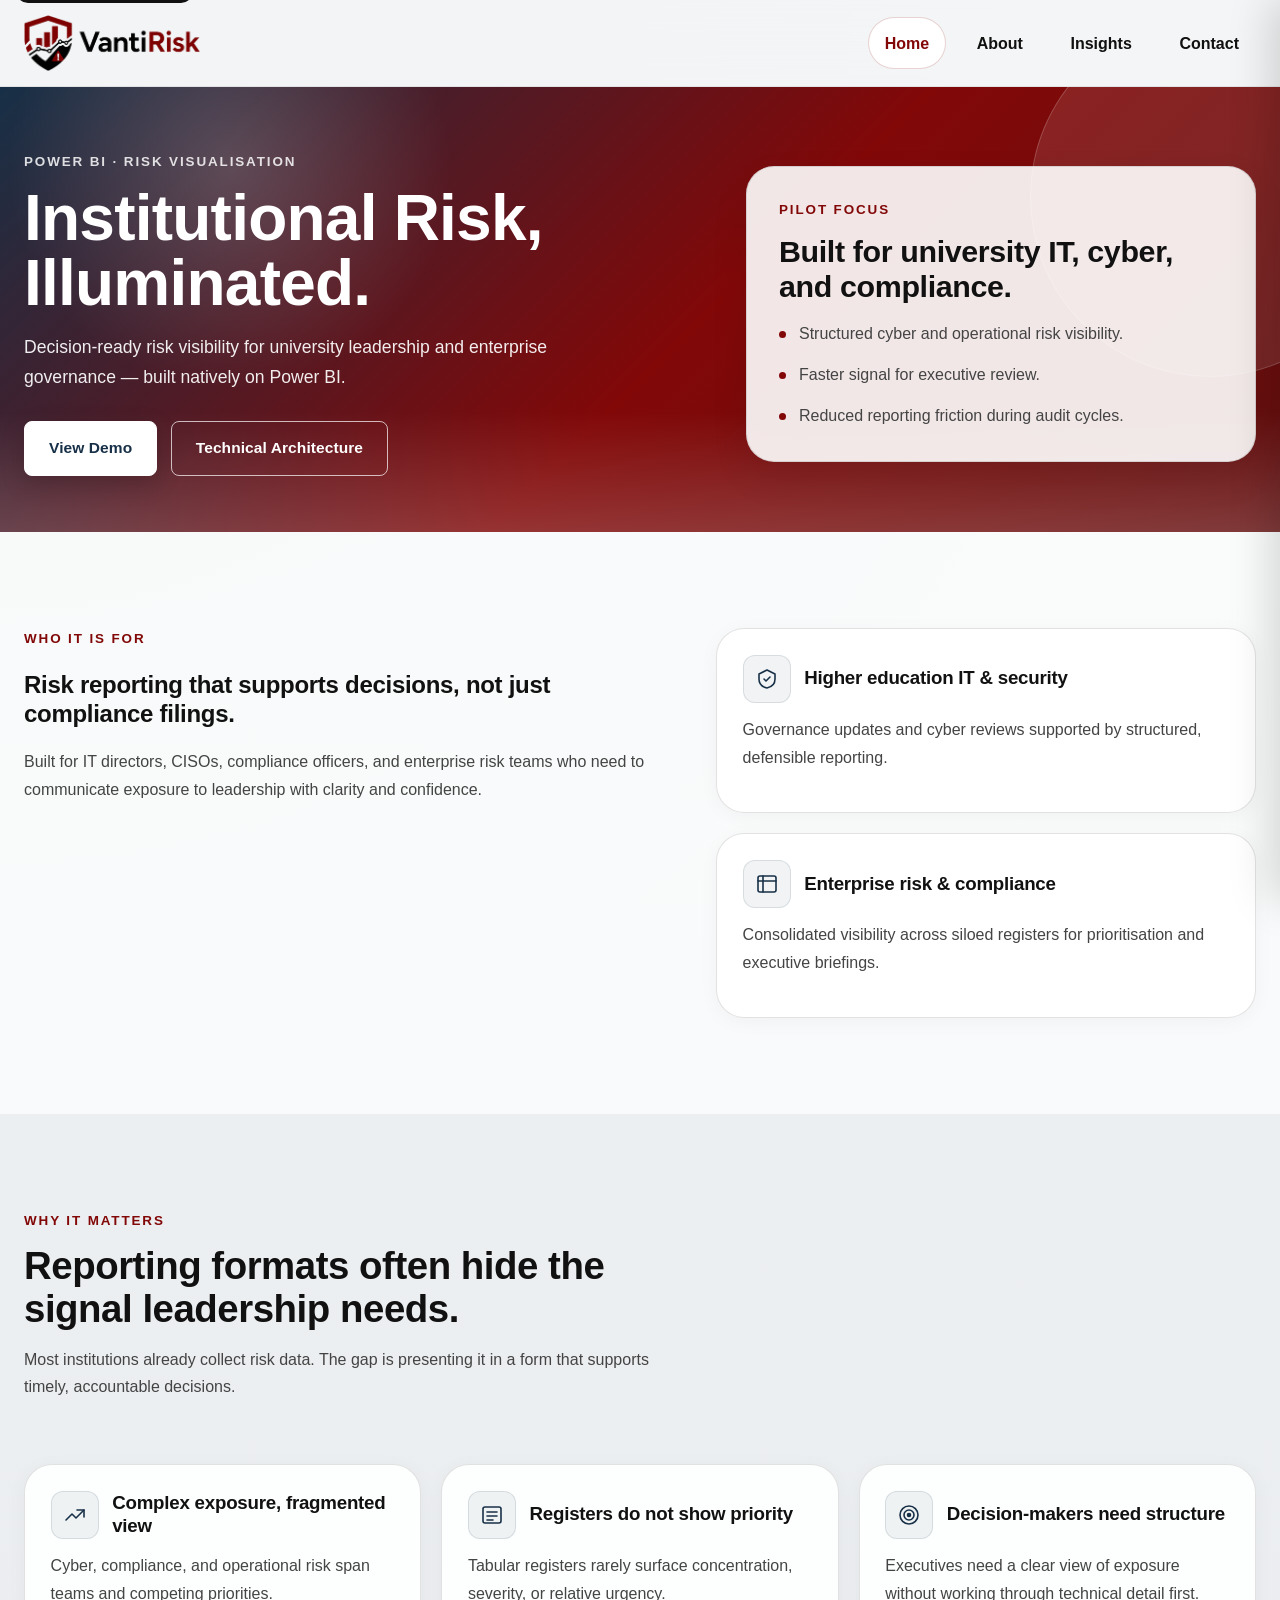
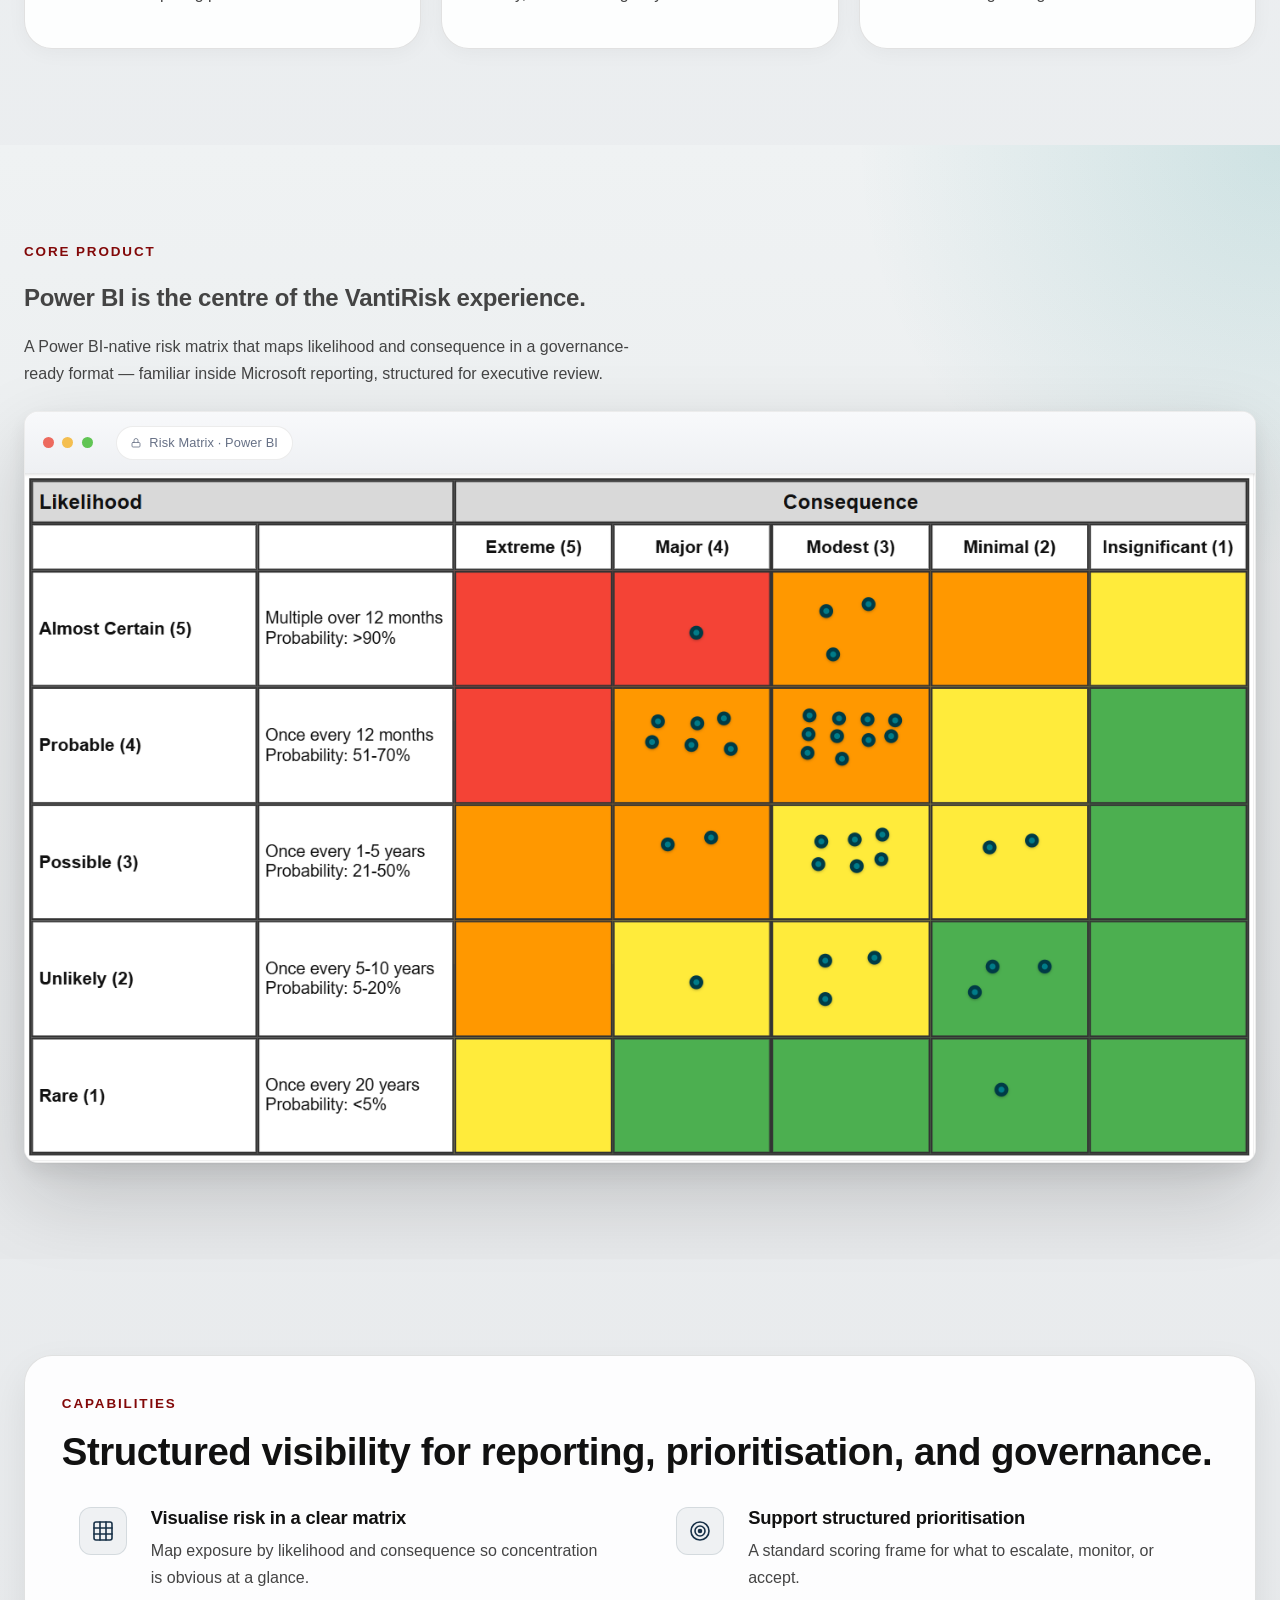
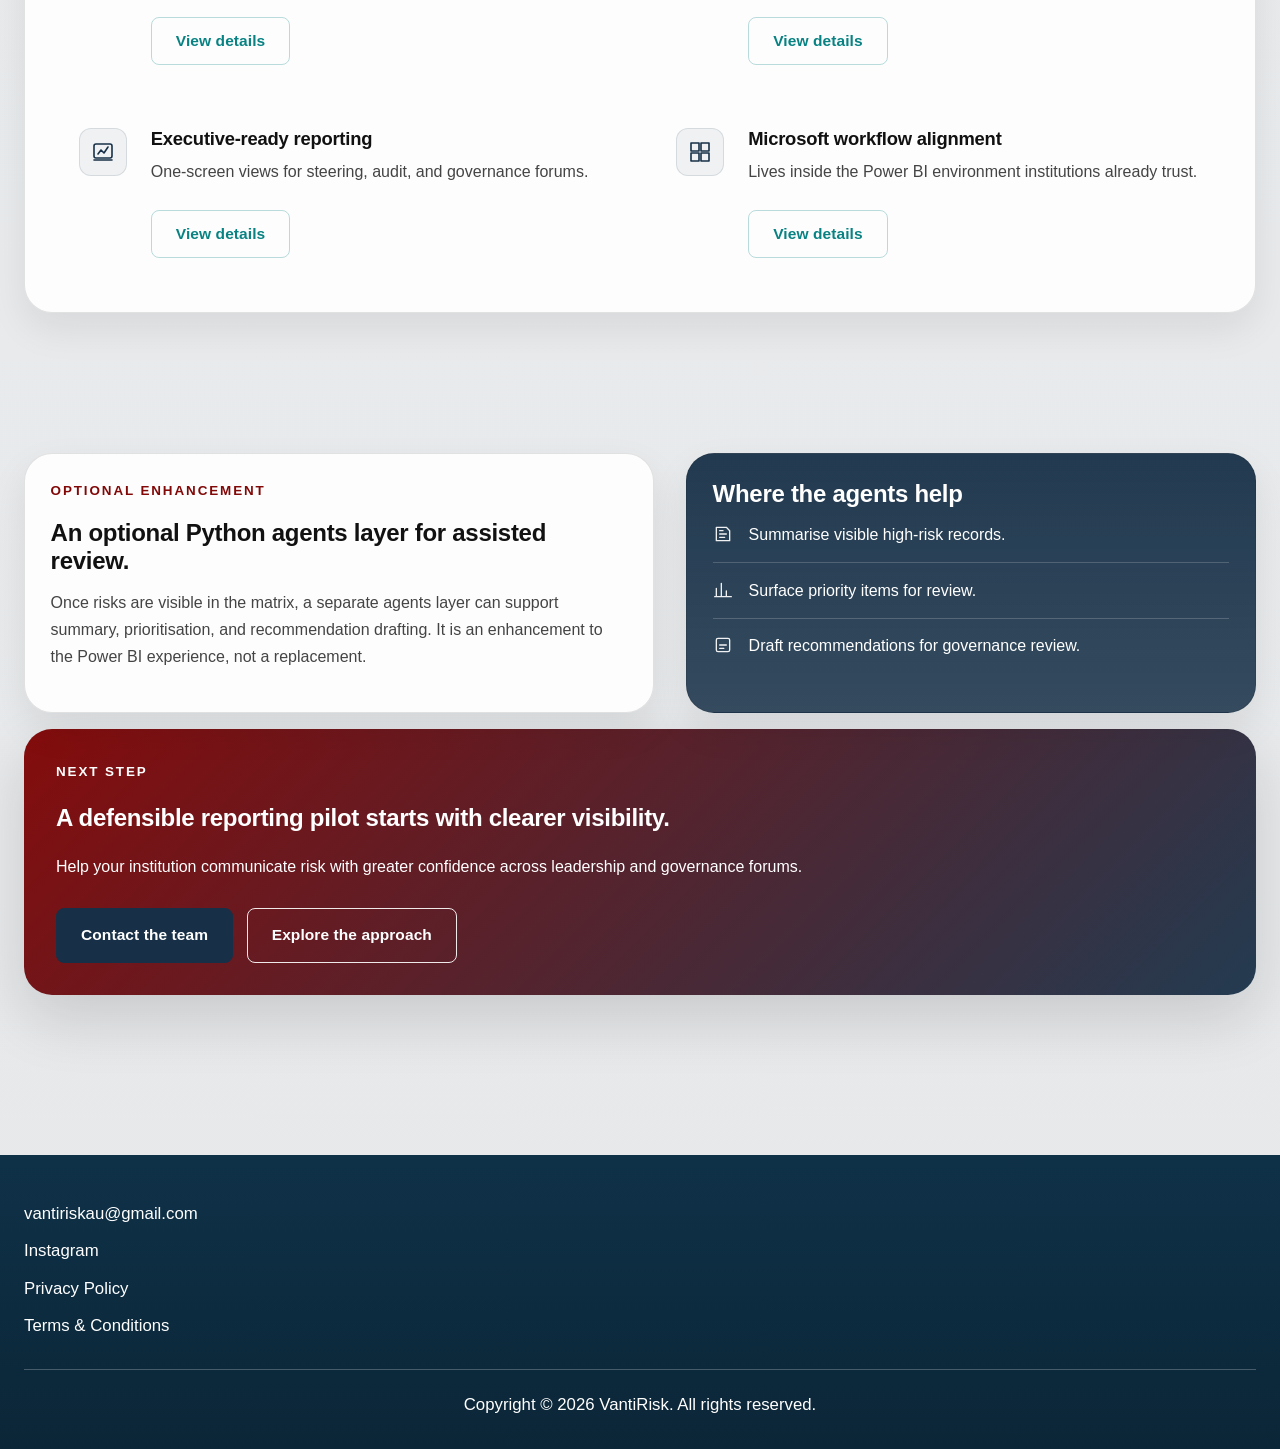
<file: index.html>
<!doctype html>
<html lang="en">
<head>
    <meta charset="utf-8">
    <meta name="viewport" content="width=device-width, initial-scale=1">
    <meta name="description" content="VantiRisk is a Power BI-native risk visualisation solution for higher education and enterprise governance teams. Decision-ready reporting, prioritisation, and executive transparency.">
    <title>VantiRisk | Power BI Risk Visualisation</title>
    <link rel="stylesheet" href="css/styles.css">
</head>
<body>
    <a class="skip-link" href="#main">Skip to main content</a>
    <header class="site-header">
        <nav class="nav" aria-label="Primary">
            <a class="brand" href="index.html" aria-label="VantiRisk home">
                <img class="brand-mark" src="img/VantiRisk.png" alt="VantiRisk logo">
            </a>
            <div class="nav-actions">
                <ul class="nav-list">
                    <li><a href="index.html" aria-current="page">Home</a></li>
                    <li><a href="about.html">About</a></li>
                    <li><a href="post.html">Insights</a></li>
                    <li><a href="contact.html">Contact</a></li>
                </ul>
            </div>
        </nav>
    </header>

    <main id="main" class="main-shell" tabindex="-1">
        <section class="page-hero hero-arc" aria-labelledby="hero-title">
            <div class="page-hero-inner hero-arc-inner">
                <div class="cover-copy">
                    <p class="eyebrow eyebrow-light">Power BI &middot; Risk Visualisation</p>
                    <h1 id="hero-title">Institutional Risk, Illuminated.</h1>
                    <p class="hero-intro">Decision-ready risk visibility for university leadership and enterprise governance &mdash; built natively on Power BI.</p>
                    <div class="hero-actions">
                        <a class="button cover-button" href="#platform-view">View Demo</a>
                        <a class="button cutout-button" href="about.html">Technical Architecture</a>
                    </div>
                </div>
                <aside class="hero-preview" aria-label="Pilot focus">
                    <div class="preview-card hero-kpi-card">
                        <p class="eyebrow">Pilot focus</p>
                        <h2>Built for university IT, cyber, and compliance.</h2>
                        <ul class="highlight-list">
                            <li>Structured cyber and operational risk visibility.</li>
                            <li>Faster signal for executive review.</li>
                            <li>Reduced reporting friction during audit cycles.</li>
                        </ul>
                    </div>
                </aside>
            </div>
        </section>

        <section class="story-panel" aria-labelledby="audience-title">
            <div class="story-layout audience-layout">
                <div class="story-copy">
                    <p class="eyebrow">Who it is for</p>
                    <h2 id="audience-title">Risk reporting that supports decisions, not just compliance filings.</h2>
                    <p>Built for IT directors, CISOs, compliance officers, and enterprise risk teams who need to communicate exposure to leadership with clarity and confidence.</p>
                </div>
                <div class="audience-grid" aria-label="Audience pain points">
                    <article class="info-card">
                        <div class="card-head">
                            <span class="icon icon-tile" aria-hidden="true">
                                <svg viewBox="0 0 24 24"><path d="M12 3l8 4v5c0 5-3.5 8-8 9-4.5-1-8-4-8-9V7l8-4z"/><path d="M9 12l2 2 4-4"/></svg>
                            </span>
                            <h3>Higher education IT &amp; security</h3>
                        </div>
                        <p>Governance updates and cyber reviews supported by structured, defensible reporting.</p>
                    </article>
                    <article class="info-card">
                        <div class="card-head">
                            <span class="icon icon-tile" aria-hidden="true">
                                <svg viewBox="0 0 24 24"><rect x="3" y="4" width="18" height="16" rx="2"/><path d="M3 9h18M8 4v16"/></svg>
                            </span>
                            <h3>Enterprise risk &amp; compliance</h3>
                        </div>
                        <p>Consolidated visibility across siloed registers for prioritisation and executive briefings.</p>
                    </article>
                </div>
            </div>
        </section>

        <section class="problem-section" aria-labelledby="problem-title">
            <div class="section-shell">
                <div class="section-heading">
                    <p class="eyebrow">Why it matters</p>
                    <h2 id="problem-title">Reporting formats often hide the signal leadership needs.</h2>
                    <p>Most institutions already collect risk data. The gap is presenting it in a form that supports timely, accountable decisions.</p>
                </div>
                <div class="three-card-grid">
                    <article class="info-card">
                        <div class="card-head">
                            <span class="icon icon-tile" aria-hidden="true">
                                <svg viewBox="0 0 24 24"><path d="M3 17l6-6 4 4 8-8"/><path d="M14 7h7v7"/></svg>
                            </span>
                            <h3>Complex exposure, fragmented view</h3>
                        </div>
                        <p>Cyber, compliance, and operational risk span teams and competing priorities.</p>
                    </article>
                    <article class="info-card">
                        <div class="card-head">
                            <span class="icon icon-tile" aria-hidden="true">
                                <svg viewBox="0 0 24 24"><rect x="3" y="4" width="18" height="16" rx="2"/><path d="M7 9h10M7 13h10M7 17h6"/></svg>
                            </span>
                            <h3>Registers do not show priority</h3>
                        </div>
                        <p>Tabular registers rarely surface concentration, severity, or relative urgency.</p>
                    </article>
                    <article class="info-card">
                        <div class="card-head">
                            <span class="icon icon-tile" aria-hidden="true">
                                <svg viewBox="0 0 24 24"><circle cx="12" cy="12" r="9"/><circle cx="12" cy="12" r="5"/><circle cx="12" cy="12" r="1.5" fill="currentColor"/></svg>
                            </span>
                            <h3>Decision-makers need structure</h3>
                        </div>
                        <p>Executives need a clear view of exposure without working through technical detail first.</p>
                    </article>
                </div>
            </div>
        </section>

        <section id="platform-view" class="powerbi-section" aria-labelledby="powerbi-title">
            <div class="powerbi-shell">
                <div class="powerbi-copy">
                    <p class="eyebrow">Core product</p>
                    <h2 id="powerbi-title">Power BI is the centre of the VantiRisk experience.</h2>
                    <p class="powerbi-intro">A Power BI-native risk matrix that maps likelihood and consequence in a governance-ready format &mdash; familiar inside Microsoft reporting, structured for executive review.</p>
                </div>
                <div class="browser-mock" role="img" aria-label="VantiRisk Power BI dashboard preview">
                    <div class="browser-mock-bar" aria-hidden="true">
                        <span class="dot"></span>
                        <span class="dot"></span>
                        <span class="dot"></span>
                        <span class="browser-mock-tab">
                            <svg viewBox="0 0 24 24"><rect x="4" y="11" width="16" height="9" rx="2"/><path d="M8 11V7a4 4 0 018 0v4"/></svg>
                            Risk Matrix &middot; Power BI
                        </span>
                    </div>
                    <div class="browser-mock-body">
                        <img src="img/PB.png" alt="VantiRisk Power BI dashboard showing a risk matrix and supporting reporting visuals.">
                    </div>
                </div>
            </div>
        </section>

        <section class="features-panel" aria-labelledby="features-title">
            <div class="features-inner">
                <p class="eyebrow">Capabilities</p>
                <h2 id="features-title">Structured visibility for reporting, prioritisation, and governance.</h2>
                <div class="features-grid">
                    <article class="feature-item">
                        <span class="icon icon-tile" aria-hidden="true">
                            <svg viewBox="0 0 24 24"><rect x="3" y="3" width="18" height="18" rx="2"/><path d="M9 3v18M15 3v18M3 9h18M3 15h18"/></svg>
                        </span>
                        <div>
                            <h3>Visualise risk in a clear matrix</h3>
                            <p>Map exposure by likelihood and consequence so concentration is obvious at a glance.</p>
                            <button class="button subtle-button" type="button" onclick="openDrawer('feature-matrix')">View details</button>
                        </div>
                    </article>
                    <article class="feature-item">
                        <span class="icon icon-tile" aria-hidden="true">
                            <svg viewBox="0 0 24 24"><circle cx="12" cy="12" r="9"/><circle cx="12" cy="12" r="5"/><circle cx="12" cy="12" r="1.5" fill="currentColor"/></svg>
                        </span>
                        <div>
                            <h3>Support structured prioritisation</h3>
                            <p>A standard scoring frame for what to escalate, monitor, or accept.</p>
                            <button class="button subtle-button" type="button" onclick="openDrawer('feature-priority')">View details</button>
                        </div>
                    </article>
                    <article class="feature-item">
                        <span class="icon icon-tile" aria-hidden="true">
                            <svg viewBox="0 0 24 24"><rect x="3" y="4" width="18" height="14" rx="2"/><path d="M7 14l3-4 3 3 4-6"/><path d="M3 20h18"/></svg>
                        </span>
                        <div>
                            <h3>Executive-ready reporting</h3>
                            <p>One-screen views for steering, audit, and governance forums.</p>
                            <button class="button subtle-button" type="button" onclick="openDrawer('feature-reporting')">View details</button>
                        </div>
                    </article>
                    <article class="feature-item">
                        <span class="icon icon-tile" aria-hidden="true">
                            <svg viewBox="0 0 24 24"><rect x="3" y="3" width="8" height="8"/><rect x="13" y="3" width="8" height="8"/><rect x="3" y="13" width="8" height="8"/><rect x="13" y="13" width="8" height="8"/></svg>
                        </span>
                        <div>
                            <h3>Microsoft workflow alignment</h3>
                            <p>Lives inside the Power BI environment institutions already trust.</p>
                            <button class="button subtle-button" type="button" onclick="openDrawer('feature-microsoft')">View details</button>
                        </div>
                    </article>
                </div>
            </div>
        </section>

        <section class="split-layout extension-layout" aria-labelledby="extension-title">
            <article class="content-panel">
                <p class="eyebrow">Optional enhancement</p>
                <h2 id="extension-title">An optional Python agents layer for assisted review.</h2>
                <p>Once risks are visible in the matrix, a separate agents layer can support summary, prioritisation, and recommendation drafting. It is an enhancement to the Power BI experience, not a replacement.</p>
            </article>
            <aside class="content-panel accent-panel" aria-label="Where the agents help">
                <h2>Where the agents help</h2>
                <ul class="icon-list">
                    <li>
                        <span class="icon" aria-hidden="true">
                            <svg viewBox="0 0 24 24"><path d="M4 4h12l4 4v12H4z"/><path d="M8 12h8M8 16h6M8 8h4"/></svg>
                        </span>
                        <span>Summarise visible high-risk records.</span>
                    </li>
                    <li>
                        <span class="icon" aria-hidden="true">
                            <svg viewBox="0 0 24 24"><path d="M4 20V10M10 20V4M16 20v-7M22 20H2"/></svg>
                        </span>
                        <span>Surface priority items for review.</span>
                    </li>
                    <li>
                        <span class="icon" aria-hidden="true">
                            <svg viewBox="0 0 24 24"><rect x="4" y="4" width="16" height="16" rx="2"/><path d="M8 12h8M8 16h5"/></svg>
                        </span>
                        <span>Draft recommendations for governance review.</span>
                    </li>
                </ul>
            </aside>
        </section>

        <section class="about-cta-section" aria-labelledby="cta-title">
            <div class="about-cta-shell">
                <p class="eyebrow">Next step</p>
                <h2 id="cta-title">A defensible reporting pilot starts with clearer visibility.</h2>
                <p>Help your institution communicate risk with greater confidence across leadership and governance forums.</p>
                <div class="hero-actions">
                    <a class="button" href="contact.html">Contact the team</a>
                    <a class="button secondary-button about-secondary-button" href="about.html">Explore the approach</a>
                </div>
            </div>
        </section>
    </main>

    <div class="drawer-overlay" id="drawer-overlay" onclick="closeDrawer()"></div>
    <div class="article-drawer" id="article-drawer" role="dialog" aria-modal="true" aria-labelledby="drawer-title">
        <button class="drawer-close-btn" type="button" onclick="closeDrawer()" aria-label="Back to features">
            <span>&larr;</span> Back to features
        </button>
        <div id="drawer-content"></div>
    </div>

    <script>
        let lastTrigger = null;

        const panels = {
            "feature-matrix": `
                <p class="eyebrow">Matrix logic</p>
                <h1 id="drawer-title">Visualise risk in a clear matrix</h1>
                <p>Every risk lands at a likelihood and consequence position on a single matrix. The result is a heatmap where concentration, severity, and outliers are visible without reading a register.</p>
                <p>This makes patterns easier to discuss. A cluster of medium operational risks reads very differently from a small number of high-impact cyber risks when both are shown side by side.</p>
            `,
            "feature-priority": `
                <p class="eyebrow">Prioritisation</p>
                <h1 id="drawer-title">Support structured prioritisation</h1>
                <p>A consistent matrix scoring frame gives every team a shared language for what is escalation-worthy, what needs monitoring, and what is acceptable for now.</p>
                <p>Combined with risk appetite thresholds, the matrix becomes a working triage tool rather than a static snapshot.</p>
            `,
            "feature-reporting": `
                <p class="eyebrow">Reporting</p>
                <h1 id="drawer-title">Executive-ready reporting</h1>
                <p>Leaders rarely have time to read a register. A reporting view shows where exposure sits and what is moving in a single screen.</p>
                <p>Useful in steering meetings, audit committees, cyber reviews, and compliance sessions where decisions depend on confident communication.</p>
            `,
            "feature-microsoft": `
                <p class="eyebrow">Microsoft fit</p>
                <h1 id="drawer-title">Microsoft workflow alignment</h1>
                <p>Built natively on Power BI so it lives next to existing reporting workspaces, governance dashboards, and Microsoft 365 access controls.</p>
                <p>No new tool to onboard, no separate platform for stakeholders to sign into &mdash; risk reporting stays inside the environment teams already use.</p>
            `
        };

        function openDrawer(panelId) {
            const drawer = document.getElementById("article-drawer");
            const overlay = document.getElementById("drawer-overlay");
            const content = document.getElementById("drawer-content");
            const closeBtn = drawer.querySelector(".drawer-close-btn");

            lastTrigger = document.activeElement;
            content.innerHTML = panels[panelId] || "<h1 id='drawer-title'>Content not found.</h1>";
            overlay.classList.add("is-active");
            drawer.classList.add("is-active");
            document.body.style.overflow = "hidden";
            if (closeBtn) closeBtn.focus();
        }

        function closeDrawer() {
            const drawer = document.getElementById("article-drawer");
            const overlay = document.getElementById("drawer-overlay");

            drawer.classList.remove("is-active");
            overlay.classList.remove("is-active");
            document.body.style.overflow = "";
            if (lastTrigger && typeof lastTrigger.focus === "function") {
                lastTrigger.focus();
            }
            lastTrigger = null;
        }

        document.addEventListener("keydown", function (e) {
            if (e.key !== "Escape") return;
            const drawer = document.getElementById("article-drawer");
            if (drawer && drawer.classList.contains("is-active")) closeDrawer();
        });
    </script>

    <footer class="site-footer">
        <div class="footer-inner">
            <div class="footer-top">
                <p><a href="mailto:vantiriskau@gmail.com">vantiriskau@gmail.com</a></p>
                <p><a href="https://www.instagram.com/vantirisk?igsh=cWp4eHF5Y3Fjd3U%3D&utm_source=qr" target="_blank" rel="noreferrer">Instagram</a></p>
                <p><a href="privacy.html">Privacy Policy</a></p>
                <p><a href="terms.html">Terms &amp; Conditions</a></p>
            </div>
            <div class="footer-divider" aria-hidden="true"></div>
            <p class="footer-bottom">Copyright &copy; 2026 VantiRisk. All rights reserved.</p>
        </div>
    </footer>
</body>
</html>
</file>
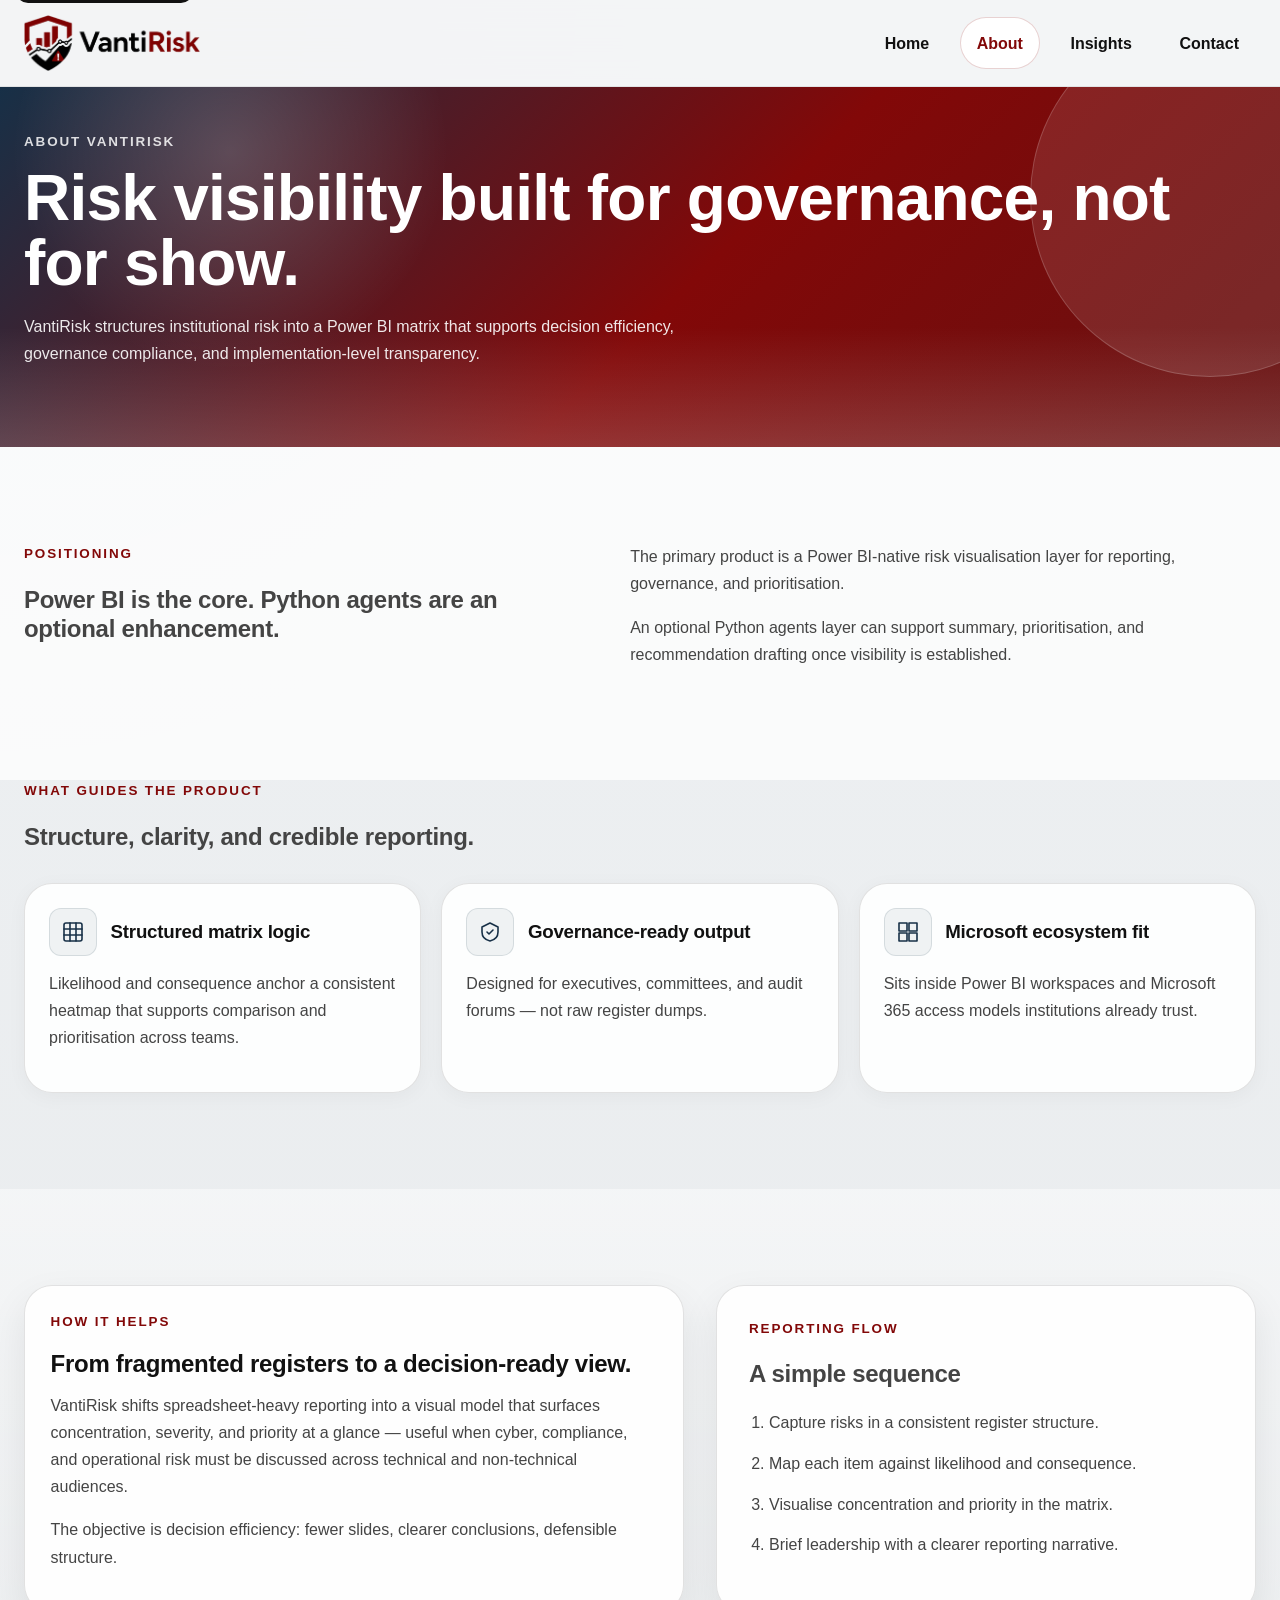
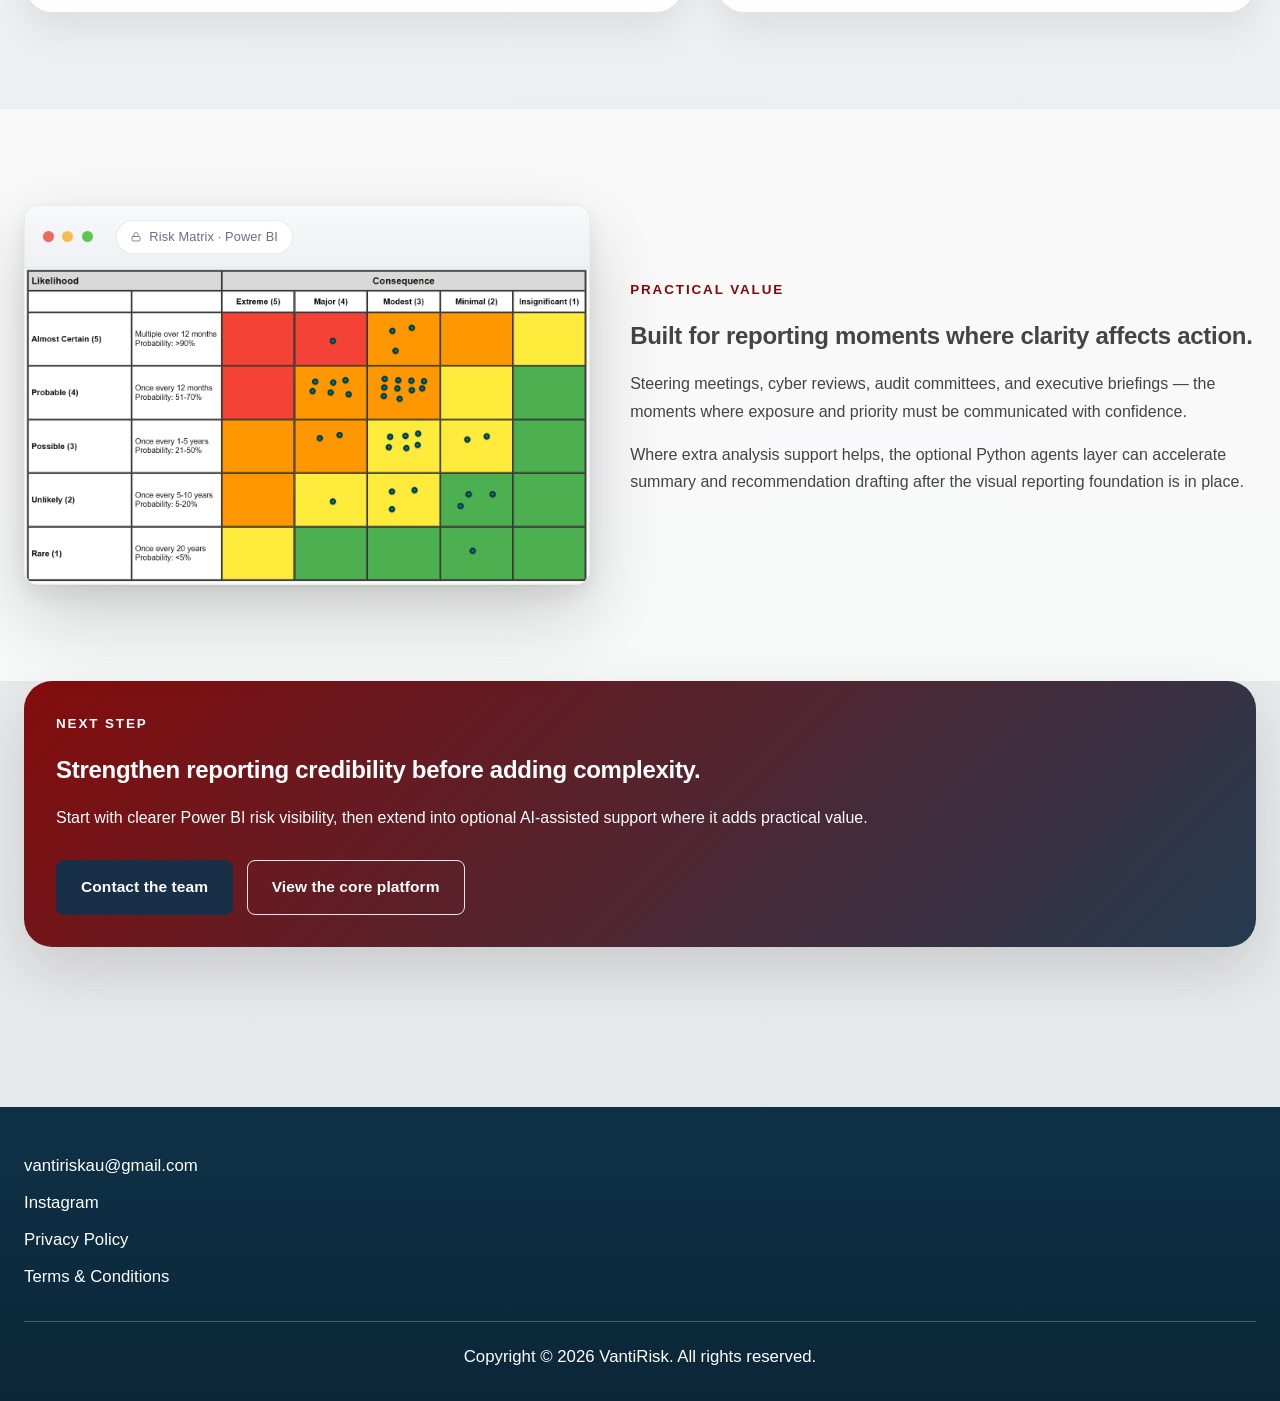
<file: about.html>
<!doctype html>
<html lang="en">
<head>
    <meta charset="utf-8">
    <meta name="viewport" content="width=device-width, initial-scale=1">
    <meta name="description" content="VantiRisk applies Power BI-native visualisation to support clearer institutional risk reporting, prioritisation, and governance.">
    <title>VantiRisk | About</title>
    <link rel="stylesheet" href="css/styles.css">
</head>
<body>
    <a class="skip-link" href="#main">Skip to main content</a>
    <header class="site-header">
        <nav class="nav" aria-label="Primary">
            <a class="brand" href="index.html" aria-label="VantiRisk home">
                <img class="brand-mark" src="img/VantiRisk.png" alt="VantiRisk logo">
            </a>
            <div class="nav-actions">
                <ul class="nav-list">
                    <li><a href="index.html">Home</a></li>
                    <li><a href="about.html" aria-current="page">About</a></li>
                    <li><a href="post.html">Insights</a></li>
                    <li><a href="contact.html">Contact</a></li>
                </ul>
            </div>
        </nav>
    </header>

    <main id="main" class="main-shell" tabindex="-1">
        <section class="page-hero" aria-labelledby="about-title">
            <div class="page-hero-inner page-banner about-hero">
                <p class="eyebrow eyebrow-light">About VantiRisk</p>
                <h1 id="about-title">Risk visibility built for governance, not for show.</h1>
                <p>VantiRisk structures institutional risk into a Power BI matrix that supports decision efficiency, governance compliance, and implementation-level transparency.</p>
            </div>
        </section>

        <section class="about-intro-band" aria-labelledby="about-intro-title">
            <div class="about-intro-grid">
                <div>
                    <p class="eyebrow">Positioning</p>
                    <h2 id="about-intro-title">Power BI is the core. Python agents are an optional enhancement.</h2>
                </div>
                <div>
                    <p>The primary product is a Power BI-native risk visualisation layer for reporting, governance, and prioritisation.</p>
                    <p>An optional Python agents layer can support summary, prioritisation, and recommendation drafting once visibility is established.</p>
                </div>
            </div>
        </section>

        <section class="about-pillars" aria-labelledby="about-pillars-title">
            <div class="about-section-shell">
                <p class="eyebrow">What guides the product</p>
                <h2 id="about-pillars-title">Structure, clarity, and credible reporting.</h2>
                <div class="about-card-grid">
                    <article class="about-card">
                        <div class="card-head">
                            <span class="icon icon-tile" aria-hidden="true">
                                <svg viewBox="0 0 24 24"><rect x="3" y="3" width="18" height="18" rx="2"/><path d="M9 3v18M15 3v18M3 9h18M3 15h18"/></svg>
                            </span>
                            <h3>Structured matrix logic</h3>
                        </div>
                        <p>Likelihood and consequence anchor a consistent heatmap that supports comparison and prioritisation across teams.</p>
                    </article>
                    <article class="about-card">
                        <div class="card-head">
                            <span class="icon icon-tile" aria-hidden="true">
                                <svg viewBox="0 0 24 24"><path d="M12 3l8 4v5c0 5-3.5 8-8 9-4.5-1-8-4-8-9V7l8-4z"/><path d="M9 12l2 2 4-4"/></svg>
                            </span>
                            <h3>Governance-ready output</h3>
                        </div>
                        <p>Designed for executives, committees, and audit forums &mdash; not raw register dumps.</p>
                    </article>
                    <article class="about-card">
                        <div class="card-head">
                            <span class="icon icon-tile" aria-hidden="true">
                                <svg viewBox="0 0 24 24"><rect x="3" y="3" width="8" height="8"/><rect x="13" y="3" width="8" height="8"/><rect x="3" y="13" width="8" height="8"/><rect x="13" y="13" width="8" height="8"/></svg>
                            </span>
                            <h3>Microsoft ecosystem fit</h3>
                        </div>
                        <p>Sits inside Power BI workspaces and Microsoft 365 access models institutions already trust.</p>
                    </article>
                </div>
            </div>
        </section>

        <section class="about-story-section" aria-labelledby="about-story-title">
            <div class="about-story-grid">
                <article class="content-panel about-story-copy">
                    <p class="eyebrow">How it helps</p>
                    <h2 id="about-story-title">From fragmented registers to a decision-ready view.</h2>
                    <p>VantiRisk shifts spreadsheet-heavy reporting into a visual model that surfaces concentration, severity, and priority at a glance &mdash; useful when cyber, compliance, and operational risk must be discussed across technical and non-technical audiences.</p>
                    <p>The objective is decision efficiency: fewer slides, clearer conclusions, defensible structure.</p>
                </article>
                <aside class="about-steps-panel" aria-labelledby="about-steps-title">
                    <p class="eyebrow">Reporting flow</p>
                    <h2 id="about-steps-title">A simple sequence</h2>
                    <ol class="about-step-list">
                        <li>Capture risks in a consistent register structure.</li>
                        <li>Map each item against likelihood and consequence.</li>
                        <li>Visualise concentration and priority in the matrix.</li>
                        <li>Brief leadership with a clearer reporting narrative.</li>
                    </ol>
                </aside>
            </div>
        </section>

        <section class="about-impact-section" aria-labelledby="about-impact-title">
            <div class="about-impact-grid">
                <div class="about-impact-visual">
                    <div class="browser-mock" role="img" aria-label="VantiRisk Power BI dashboard preview">
                        <div class="browser-mock-bar" aria-hidden="true">
                            <span class="dot"></span>
                            <span class="dot"></span>
                            <span class="dot"></span>
                            <span class="browser-mock-tab">
                                <svg viewBox="0 0 24 24"><rect x="4" y="11" width="16" height="9" rx="2"/><path d="M8 11V7a4 4 0 018 0v4"/></svg>
                                Risk Matrix &middot; Power BI
                            </span>
                        </div>
                        <div class="browser-mock-body">
                            <img src="img/PB.png" alt="VantiRisk Power BI dashboard preview with a risk matrix and summary visuals.">
                        </div>
                    </div>
                </div>
                <div class="about-impact-copy">
                    <p class="eyebrow">Practical value</p>
                    <h2 id="about-impact-title">Built for reporting moments where clarity affects action.</h2>
                    <p>Steering meetings, cyber reviews, audit committees, and executive briefings &mdash; the moments where exposure and priority must be communicated with confidence.</p>
                    <p>Where extra analysis support helps, the optional Python agents layer can accelerate summary and recommendation drafting after the visual reporting foundation is in place.</p>
                </div>
            </div>
        </section>

        <section class="about-cta-section" aria-labelledby="about-cta-title">
            <div class="about-cta-shell">
                <p class="eyebrow">Next step</p>
                <h2 id="about-cta-title">Strengthen reporting credibility before adding complexity.</h2>
                <p>Start with clearer Power BI risk visibility, then extend into optional AI-assisted support where it adds practical value.</p>
                <div class="hero-actions">
                    <a class="button" href="contact.html">Contact the team</a>
                    <a class="button secondary-button about-secondary-button" href="index.html#platform-view">View the core platform</a>
                </div>
            </div>
        </section>
    </main>

    <footer class="site-footer">
        <div class="footer-inner">
            <div class="footer-top">
                <p><a href="mailto:vantiriskau@gmail.com">vantiriskau@gmail.com</a></p>
                <p><a href="https://www.instagram.com/vantirisk?igsh=cWp4eHF5Y3Fjd3U%3D&utm_source=qr" target="_blank" rel="noreferrer">Instagram</a></p>
                <p><a href="privacy.html">Privacy Policy</a></p>
                <p><a href="terms.html">Terms &amp; Conditions</a></p>
            </div>
            <div class="footer-divider" aria-hidden="true"></div>
            <p class="footer-bottom">Copyright &copy; 2026 VantiRisk. All rights reserved.</p>
        </div>
    </footer>
</body>
</html>
</file>
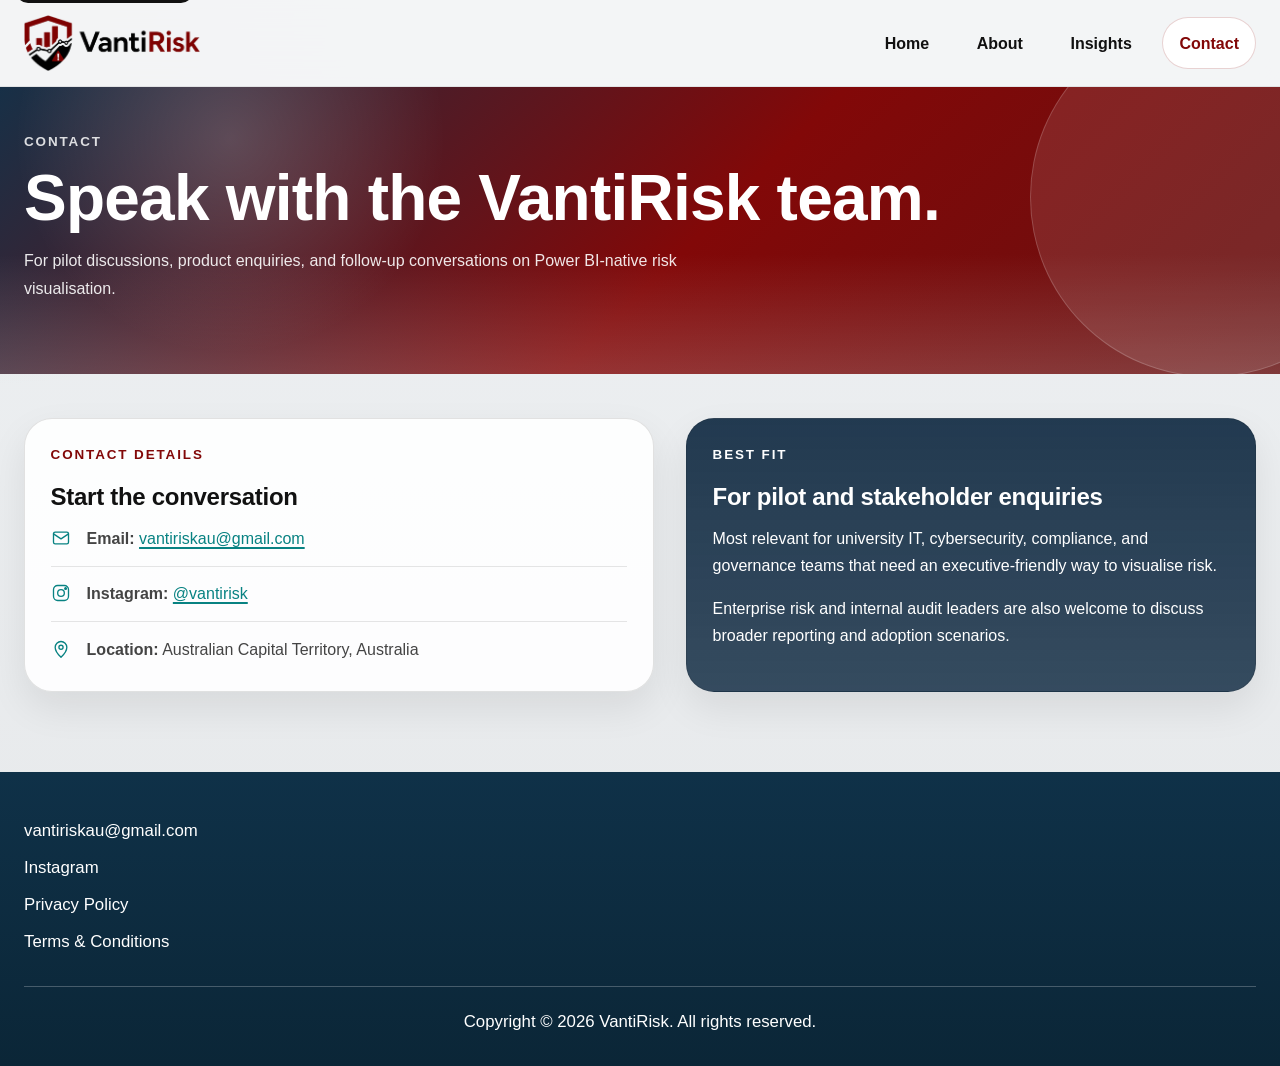
<file: contact.html>
<!doctype html>
<html lang="en">
<head>
    <meta charset="utf-8">
    <meta name="viewport" content="width=device-width, initial-scale=1">
    <meta name="description" content="Contact VantiRisk about Power BI risk reporting pilots, product discussions, and institutional enquiries.">
    <title>VantiRisk | Contact</title>
    <link rel="stylesheet" href="css/styles.css">
</head>
<body>
    <a class="skip-link" href="#main">Skip to main content</a>
    <header class="site-header">
        <nav class="nav" aria-label="Primary">
            <a class="brand" href="index.html" aria-label="VantiRisk home">
                <img class="brand-mark" src="img/VantiRisk.png" alt="VantiRisk logo">
            </a>
            <div class="nav-actions">
                <ul class="nav-list">
                    <li><a href="index.html">Home</a></li>
                    <li><a href="about.html">About</a></li>
                    <li><a href="post.html">Insights</a></li>
                    <li><a href="contact.html" aria-current="page">Contact</a></li>
                </ul>
            </div>
        </nav>
    </header>

    <main id="main" class="main-shell" tabindex="-1">
        <section class="page-hero" aria-labelledby="contact-title">
            <div class="page-hero-inner page-banner">
                <p class="eyebrow eyebrow-light">Contact</p>
                <h1 id="contact-title">Speak with the VantiRisk team.</h1>
                <p>For pilot discussions, product enquiries, and follow-up conversations on Power BI-native risk visualisation.</p>
            </div>
        </section>

        <section class="split-layout contact-layout" aria-labelledby="contact-details-title">
            <article class="content-panel">
                <p class="eyebrow">Contact details</p>
                <h2 id="contact-details-title">Start the conversation</h2>
                <ul class="icon-list">
                    <li>
                        <span class="icon" aria-hidden="true">
                            <svg viewBox="0 0 24 24"><rect x="3" y="5" width="18" height="14" rx="2"/><path d="M3 7l9 6 9-6"/></svg>
                        </span>
                        <span><strong>Email:</strong> <a href="mailto:vantiriskau@gmail.com">vantiriskau@gmail.com</a></span>
                    </li>
                    <li>
                        <span class="icon" aria-hidden="true">
                            <svg viewBox="0 0 24 24"><rect x="3" y="3" width="18" height="18" rx="5"/><circle cx="12" cy="12" r="4"/><circle cx="17.5" cy="6.5" r="1" fill="currentColor"/></svg>
                        </span>
                        <span><strong>Instagram:</strong> <a href="https://www.instagram.com/vantirisk?igsh=cWp4eHF5Y3Fjd3U%3D&utm_source=qr" target="_blank" rel="noreferrer">@vantirisk</a></span>
                    </li>
                    <li>
                        <span class="icon" aria-hidden="true">
                            <svg viewBox="0 0 24 24"><path d="M12 22s7-6.5 7-12a7 7 0 10-14 0c0 5.5 7 12 7 12z"/><circle cx="12" cy="10" r="2.5"/></svg>
                        </span>
                        <span><strong>Location:</strong> Australian Capital Territory, Australia</span>
                    </li>
                </ul>
            </article>
            <article class="content-panel accent-panel">
                <p class="eyebrow">Best fit</p>
                <h2>For pilot and stakeholder enquiries</h2>
                <p>Most relevant for university IT, cybersecurity, compliance, and governance teams that need an executive-friendly way to visualise risk.</p>
                <p>Enterprise risk and internal audit leaders are also welcome to discuss broader reporting and adoption scenarios.</p>
            </article>
        </section>
    </main>

    <footer class="site-footer">
        <div class="footer-inner">
            <div class="footer-top">
                <p><a href="mailto:vantiriskau@gmail.com">vantiriskau@gmail.com</a></p>
                <p><a href="https://www.instagram.com/vantirisk?igsh=cWp4eHF5Y3Fjd3U%3D&utm_source=qr" target="_blank" rel="noreferrer">Instagram</a></p>
                <p><a href="privacy.html">Privacy Policy</a></p>
                <p><a href="terms.html">Terms &amp; Conditions</a></p>
            </div>
            <div class="footer-divider" aria-hidden="true"></div>
            <p class="footer-bottom">Copyright &copy; 2026 VantiRisk. All rights reserved.</p>
        </div>
    </footer>
</body>
</html>
</file>
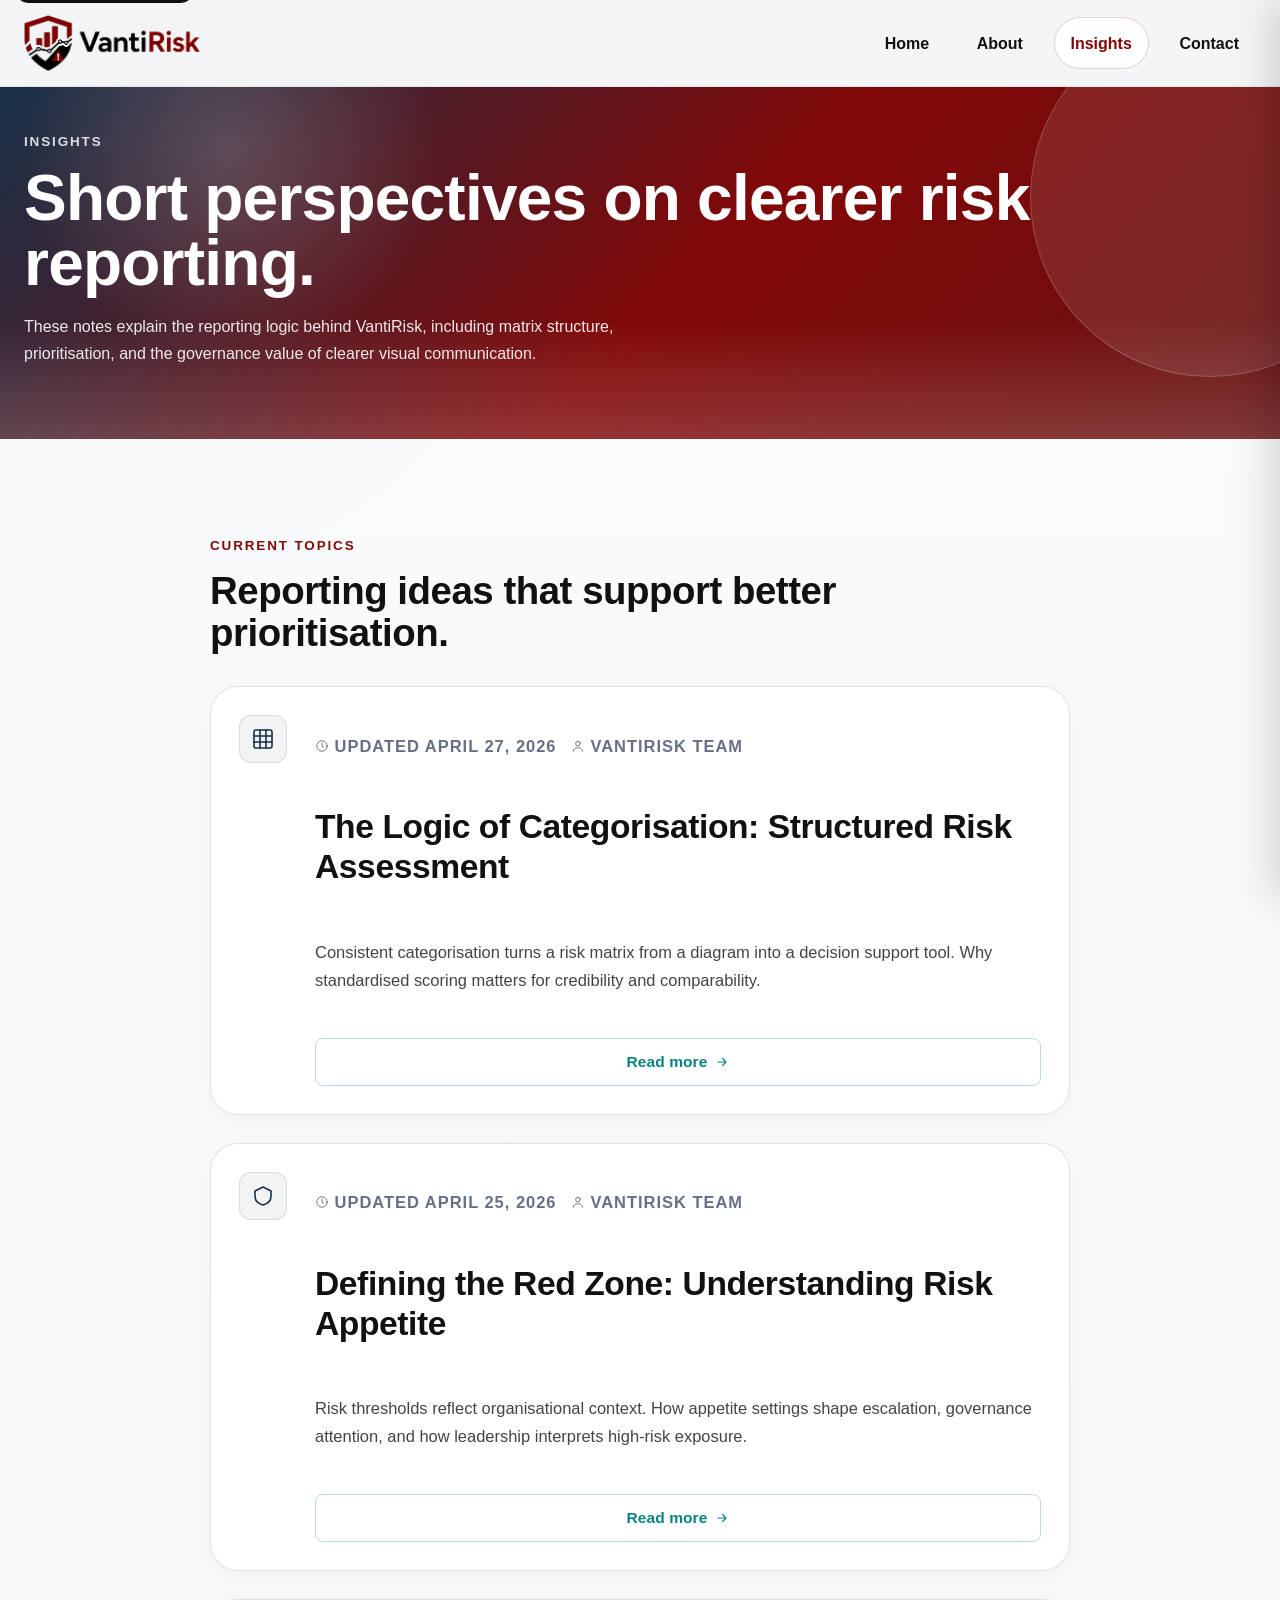
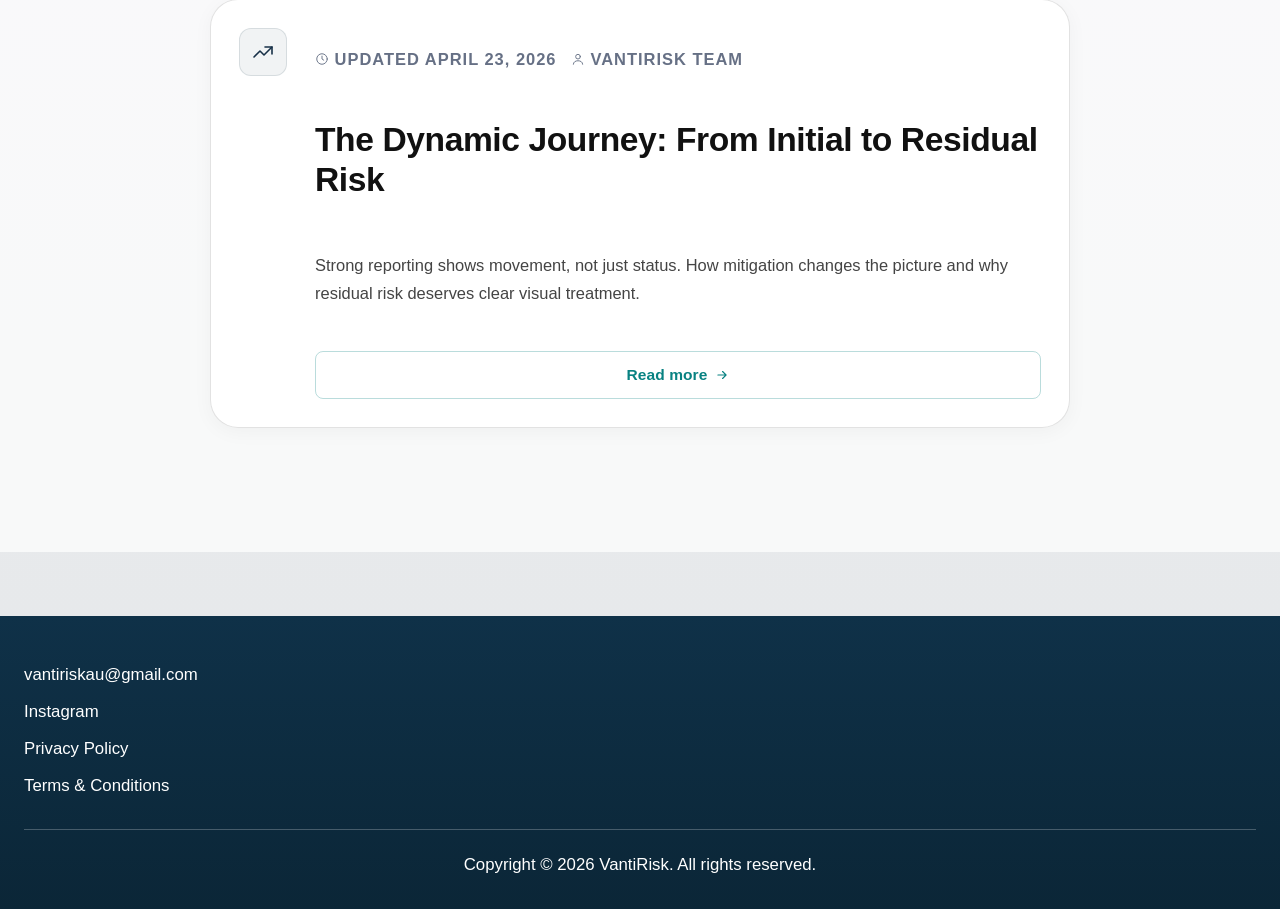
<file: post.html>
<!doctype html>
<html lang="en">
<head>
    <meta charset="utf-8">
    <meta name="viewport" content="width=device-width, initial-scale=1">
    <meta name="description" content="VantiRisk insights on risk matrix reporting, governance communication, and practical approaches to prioritisation.">
    <title>VantiRisk | Insights</title>
    <link rel="stylesheet" href="css/styles.css">
</head>
<body>
<a class="skip-link" href="#main">Skip to main content</a>
<header class="site-header">
    <nav class="nav" aria-label="Primary">
        <a class="brand" href="index.html" aria-label="VantiRisk home">
            <img class="brand-mark" src="img/VantiRisk.png" alt="VantiRisk logo">
        </a>
        <div class="nav-actions">
            <ul class="nav-list">
                <li><a href="index.html">Home</a></li>
                <li><a href="about.html">About</a></li>
                <li><a href="post.html" aria-current="page">Insights</a></li>
                <li><a href="contact.html">Contact</a></li>
            </ul>
        </div>
    </nav>
</header>

<main id="main" class="main-shell" tabindex="-1">
    <section class="page-hero" aria-labelledby="posts-title">
        <div class="page-hero-inner page-banner">
            <p class="eyebrow eyebrow-light">Insights</p>
            <h1 id="posts-title">Short perspectives on clearer risk reporting.</h1>
            <p>These notes explain the reporting logic behind VantiRisk, including matrix structure, prioritisation, and the governance value of clearer visual communication.</p>
        </div>
    </section>

    <section class="story-panel" aria-labelledby="insights-list-title">
        <div class="posts-shell">
            <div class="section-heading posts-heading">
                <p class="eyebrow">Current topics</p>
                <h2 id="insights-list-title">Reporting ideas that support better prioritisation.</h2>
            </div>

            <article class="post-entry">
                <span class="icon icon-tile post-anchor" aria-hidden="true">
                    <svg viewBox="0 0 24 24"><rect x="3" y="3" width="18" height="18" rx="2"/><path d="M9 3v18M15 3v18M3 9h18M3 15h18"/></svg>
                </span>
                <p class="post-meta">
                    <span class="meta-item">
                        <span class="icon" aria-hidden="true">
                            <svg viewBox="0 0 24 24"><circle cx="12" cy="12" r="9"/><path d="M12 7v5l3 2"/></svg>
                        </span>
                        Updated April 27, 2026
                    </span>
                    <span class="meta-item">
                        <span class="icon" aria-hidden="true">
                            <svg viewBox="0 0 24 24"><circle cx="12" cy="8" r="4"/><path d="M4 21c0-4 4-6 8-6s8 2 8 6"/></svg>
                        </span>
                        VantiRisk Team
                    </span>
                </p>
                <h2>The Logic of Categorisation: Structured Risk Assessment</h2>
                <p>Consistent categorisation turns a risk matrix from a diagram into a decision support tool. Why standardised scoring matters for credibility and comparability.</p>
                <button class="button subtle-button" type="button" onclick="openDrawer('article-1')">
                    Read more
                    <span class="arrow" aria-hidden="true">
                        <svg viewBox="0 0 24 24"><path d="M5 12h14M13 6l6 6-6 6"/></svg>
                    </span>
                </button>
            </article>

            <article class="post-entry">
                <span class="icon icon-tile post-anchor" aria-hidden="true">
                    <svg viewBox="0 0 24 24"><path d="M12 3l8 4v5c0 5-3.5 8-8 9-4.5-1-8-4-8-9V7l8-4z"/></svg>
                </span>
                <p class="post-meta">
                    <span class="meta-item">
                        <span class="icon" aria-hidden="true">
                            <svg viewBox="0 0 24 24"><circle cx="12" cy="12" r="9"/><path d="M12 7v5l3 2"/></svg>
                        </span>
                        Updated April 25, 2026
                    </span>
                    <span class="meta-item">
                        <span class="icon" aria-hidden="true">
                            <svg viewBox="0 0 24 24"><circle cx="12" cy="8" r="4"/><path d="M4 21c0-4 4-6 8-6s8 2 8 6"/></svg>
                        </span>
                        VantiRisk Team
                    </span>
                </p>
                <h2>Defining the Red Zone: Understanding Risk Appetite</h2>
                <p>Risk thresholds reflect organisational context. How appetite settings shape escalation, governance attention, and how leadership interprets high-risk exposure.</p>
                <button class="button subtle-button" type="button" onclick="openDrawer('article-2')">
                    Read more
                    <span class="arrow" aria-hidden="true">
                        <svg viewBox="0 0 24 24"><path d="M5 12h14M13 6l6 6-6 6"/></svg>
                    </span>
                </button>
            </article>

            <article class="post-entry">
                <span class="icon icon-tile post-anchor" aria-hidden="true">
                    <svg viewBox="0 0 24 24"><path d="M3 17l6-6 4 4 8-8"/><path d="M14 7h7v7"/></svg>
                </span>
                <p class="post-meta">
                    <span class="meta-item">
                        <span class="icon" aria-hidden="true">
                            <svg viewBox="0 0 24 24"><circle cx="12" cy="12" r="9"/><path d="M12 7v5l3 2"/></svg>
                        </span>
                        Updated April 23, 2026
                    </span>
                    <span class="meta-item">
                        <span class="icon" aria-hidden="true">
                            <svg viewBox="0 0 24 24"><circle cx="12" cy="8" r="4"/><path d="M4 21c0-4 4-6 8-6s8 2 8 6"/></svg>
                        </span>
                        VantiRisk Team
                    </span>
                </p>
                <h2>The Dynamic Journey: From Initial to Residual Risk</h2>
                <p>Strong reporting shows movement, not just status. How mitigation changes the picture and why residual risk deserves clear visual treatment.</p>
                <button class="button subtle-button" type="button" onclick="openDrawer('article-3')">
                    Read more
                    <span class="arrow" aria-hidden="true">
                        <svg viewBox="0 0 24 24"><path d="M5 12h14M13 6l6 6-6 6"/></svg>
                    </span>
                </button>
            </article>
        </div>
    </section>
</main>

<div class="drawer-overlay" id="drawer-overlay" onclick="closeDrawer()"></div>
<div class="article-drawer" id="article-drawer" role="dialog" aria-modal="true" aria-labelledby="drawer-title">
    <button class="drawer-close-btn" type="button" onclick="closeDrawer()" aria-label="Back to insights">
        <span>&larr;</span> Back to insights
    </button>
    <div id="drawer-content"></div>
</div>

<script>
    let lastTrigger = null;

    const articles = {
        "article-1": `
            <p class="eyebrow">Methodology</p>
            <h1 id="drawer-title">The Logic of Categorisation: Structured Risk Assessment</h1>
            <p>In a complex organisation, risk assessment becomes unreliable when every team applies labels differently. A structured matrix creates a common frame for discussing exposure, severity, and priority.</p>
            <p>That consistency improves more than presentation quality. It helps leadership compare issues across domains, identify concentration in critical areas, and make decisions with a stronger reporting foundation.</p>
            <p>For VantiRisk, categorisation is not decorative. It is part of how the product supports clearer governance-ready communication.</p>
        `,
        "article-2": `
            <p class="eyebrow">Governance</p>
            <h1 id="drawer-title">Defining the Red Zone: Understanding Risk Appetite</h1>
            <p>A risk matrix only becomes meaningful when an organisation is clear about what levels of exposure are acceptable, tolerable, or escalatory. That is where risk appetite shapes the visual story.</p>
            <p>When thresholds are defined well, the matrix helps leadership understand not only where risks sit, but also why certain items require rapid response, mitigation planning, or closer oversight.</p>
            <p>The red zone is therefore not a generic design choice. It is a reporting expression of governance priorities.</p>
        `,
        "article-3": `
            <p class="eyebrow">Prioritisation</p>
            <h1 id="drawer-title">The Dynamic Journey: From Initial to Residual Risk</h1>
            <p>Strong risk reporting shows how treatment changes exposure over time. Initial risk describes the position before controls or mitigation are applied, while residual risk reflects the remaining exposure after response actions.</p>
            <p>Seeing that movement matters for accountability. It allows teams to explain whether mitigations are working, whether a risk still sits above appetite, and where leadership attention should remain focused.</p>
            <p>That is why VantiRisk treats the matrix as a practical communication tool rather than a static compliance graphic.</p>
        `
    };

    function openDrawer(articleId) {
        const drawer = document.getElementById("article-drawer");
        const overlay = document.getElementById("drawer-overlay");
        const content = document.getElementById("drawer-content");
        const closeBtn = drawer.querySelector(".drawer-close-btn");

        lastTrigger = document.activeElement;
        content.innerHTML = articles[articleId] || "<h1 id='drawer-title'>Content not found.</h1>";
        overlay.classList.add("is-active");
        drawer.classList.add("is-active");
        document.body.style.overflow = "hidden";
        if (closeBtn) closeBtn.focus();
    }

    function closeDrawer() {
        const drawer = document.getElementById("article-drawer");
        const overlay = document.getElementById("drawer-overlay");

        drawer.classList.remove("is-active");
        overlay.classList.remove("is-active");
        document.body.style.overflow = "";
        if (lastTrigger && typeof lastTrigger.focus === "function") {
            lastTrigger.focus();
        }
        lastTrigger = null;
    }

    document.addEventListener("keydown", function (e) {
        if (e.key !== "Escape") return;
        const drawer = document.getElementById("article-drawer");
        if (drawer && drawer.classList.contains("is-active")) closeDrawer();
    });
</script>

<footer class="site-footer">
    <div class="footer-inner">
        <div class="footer-top">
            <p><a href="mailto:vantiriskau@gmail.com">vantiriskau@gmail.com</a></p>
            <p><a href="https://www.instagram.com/vantirisk?igsh=cWp4eHF5Y3Fjd3U%3D&utm_source=qr" target="_blank" rel="noreferrer">Instagram</a></p>
            <p><a href="privacy.html">Privacy Policy</a></p>
            <p><a href="terms.html">Terms &amp; Conditions</a></p>
        </div>
        <div class="footer-divider" aria-hidden="true"></div>
        <p class="footer-bottom">Copyright &copy; 2026 VantiRisk. All rights reserved.</p>
    </div>
</footer>
</body>
</html>
</file>
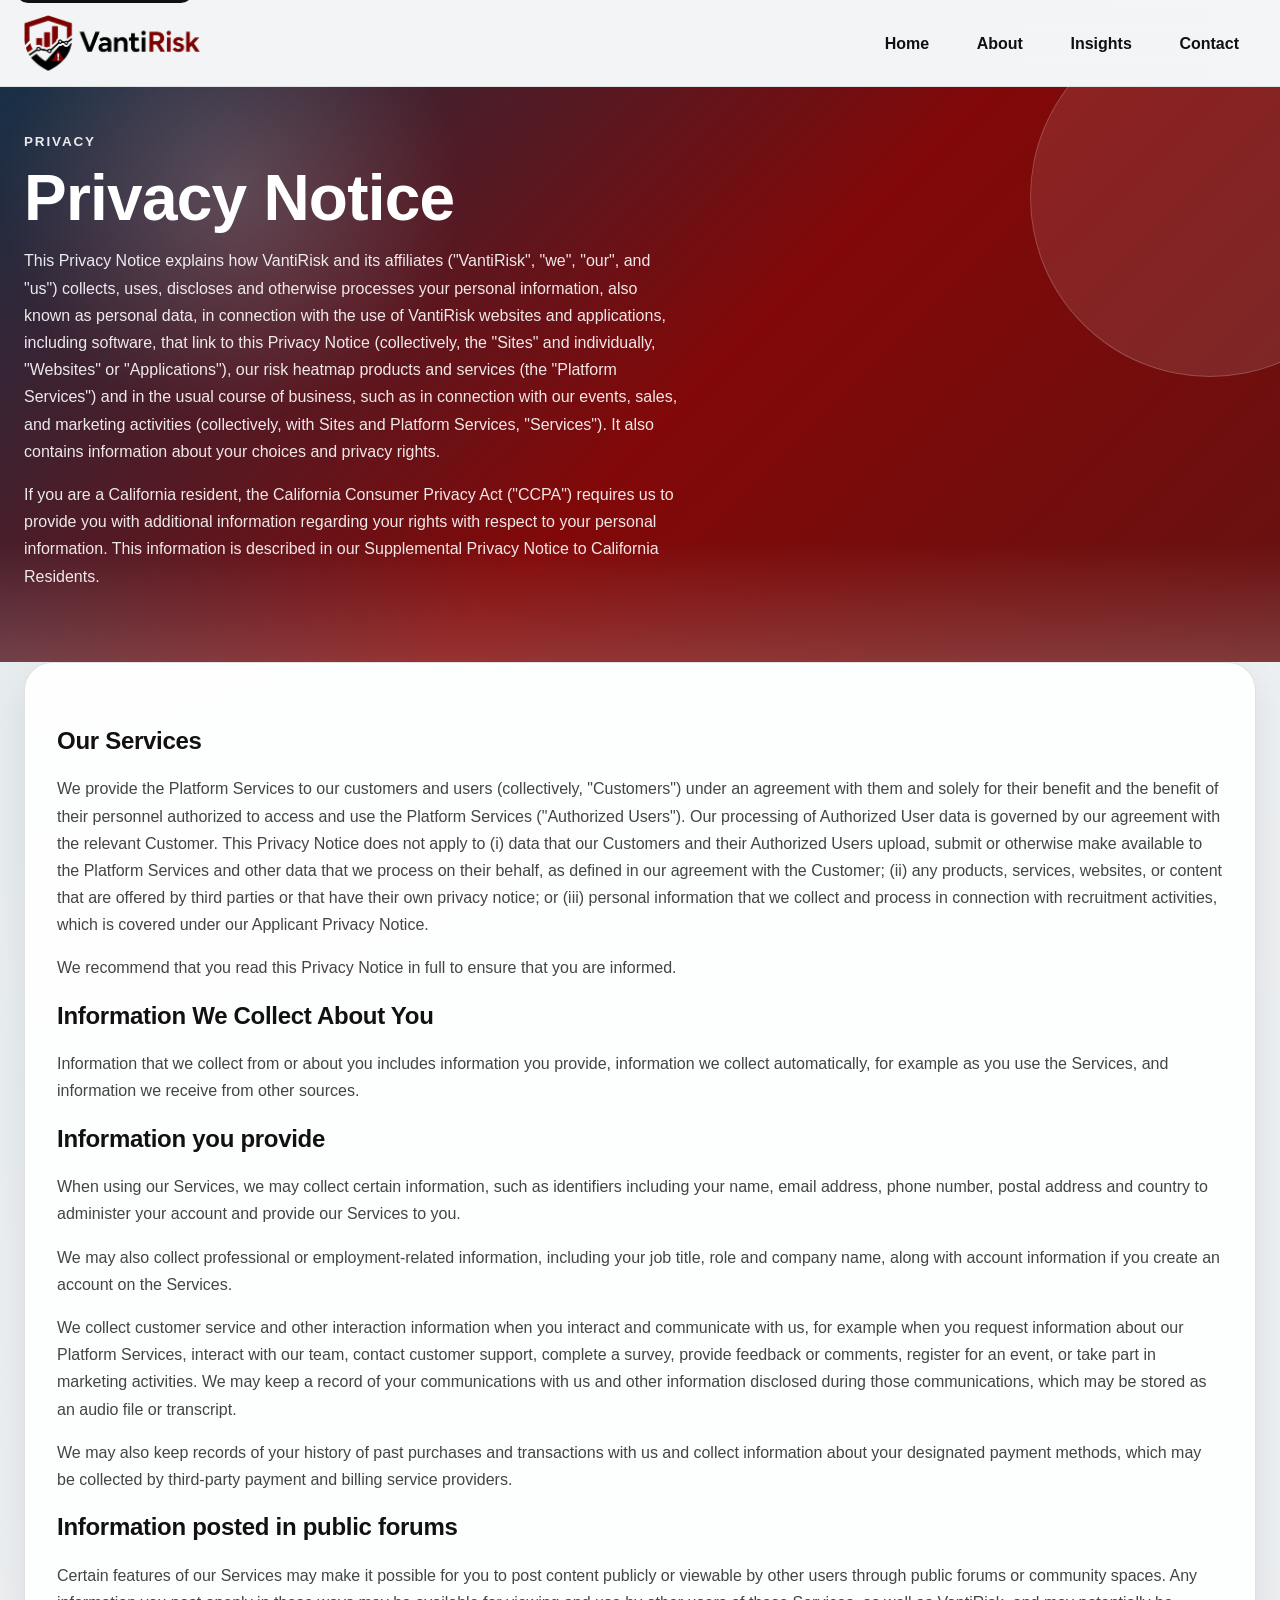
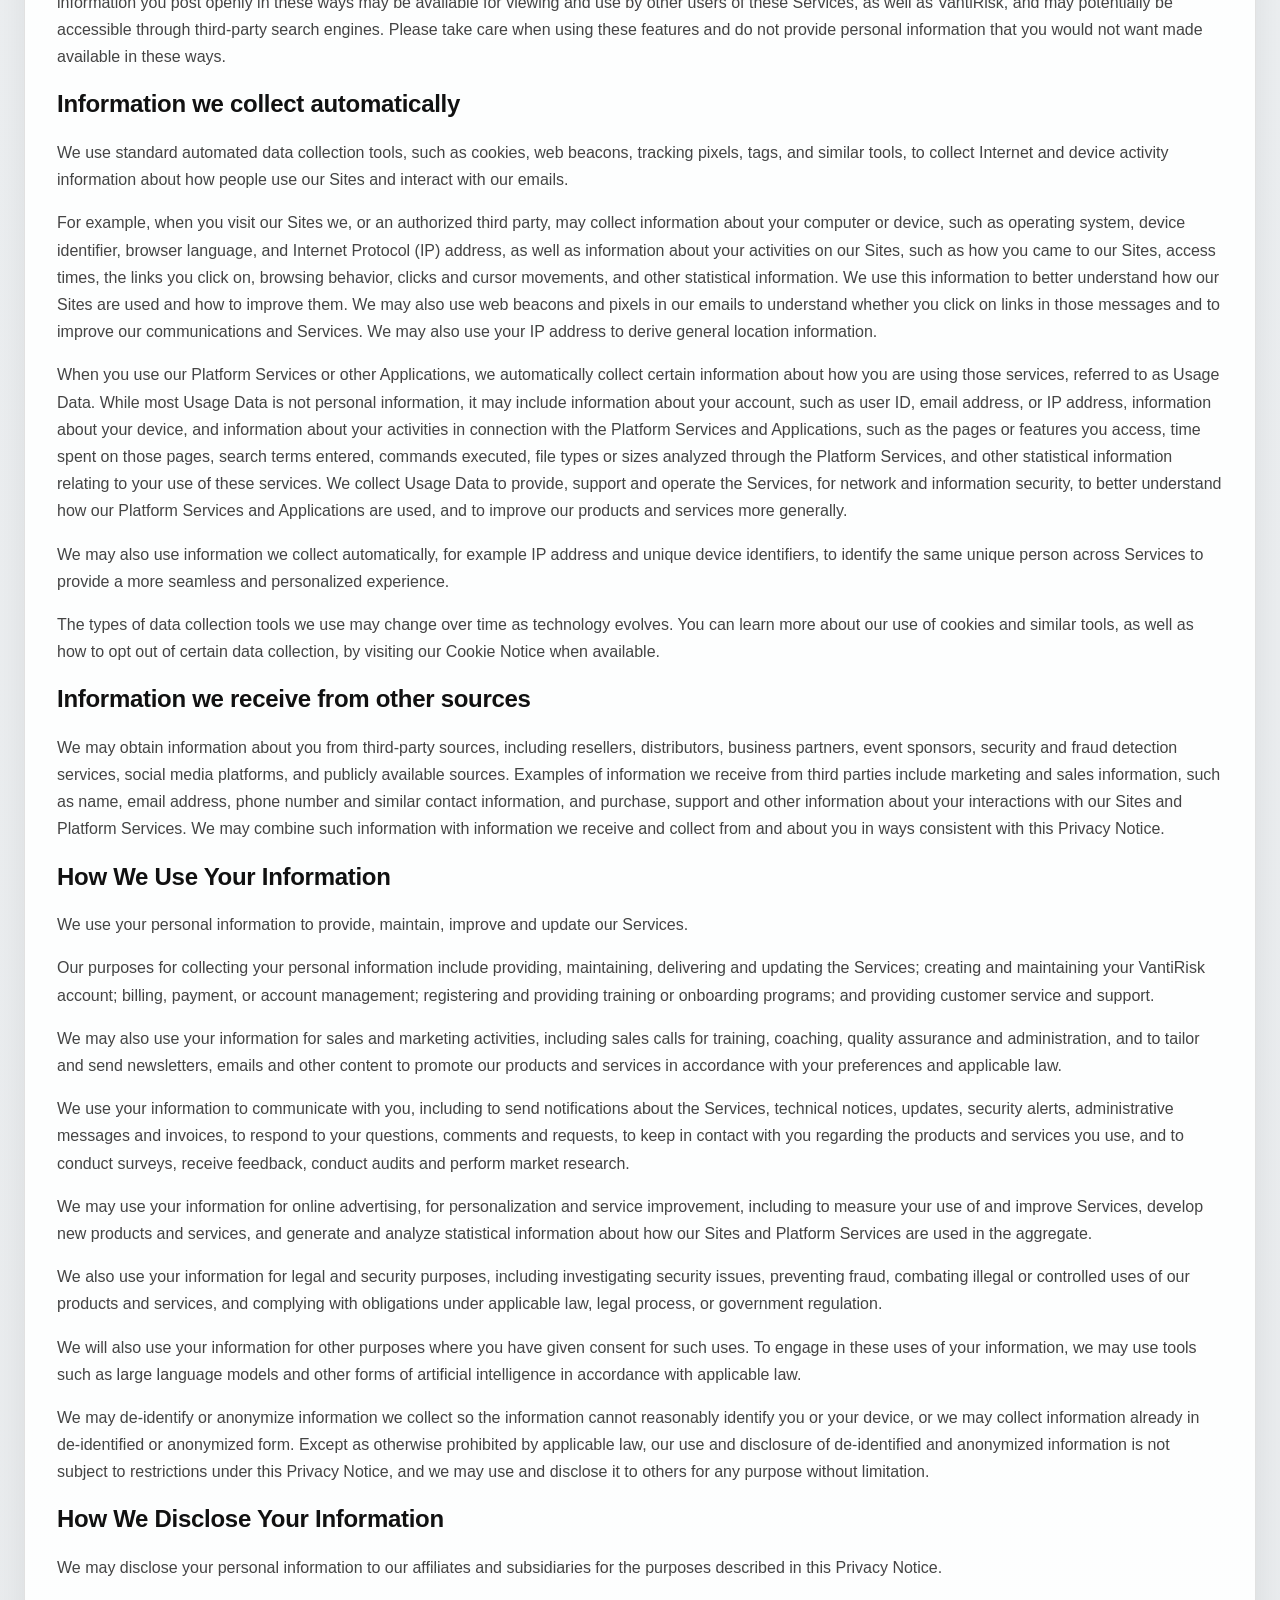
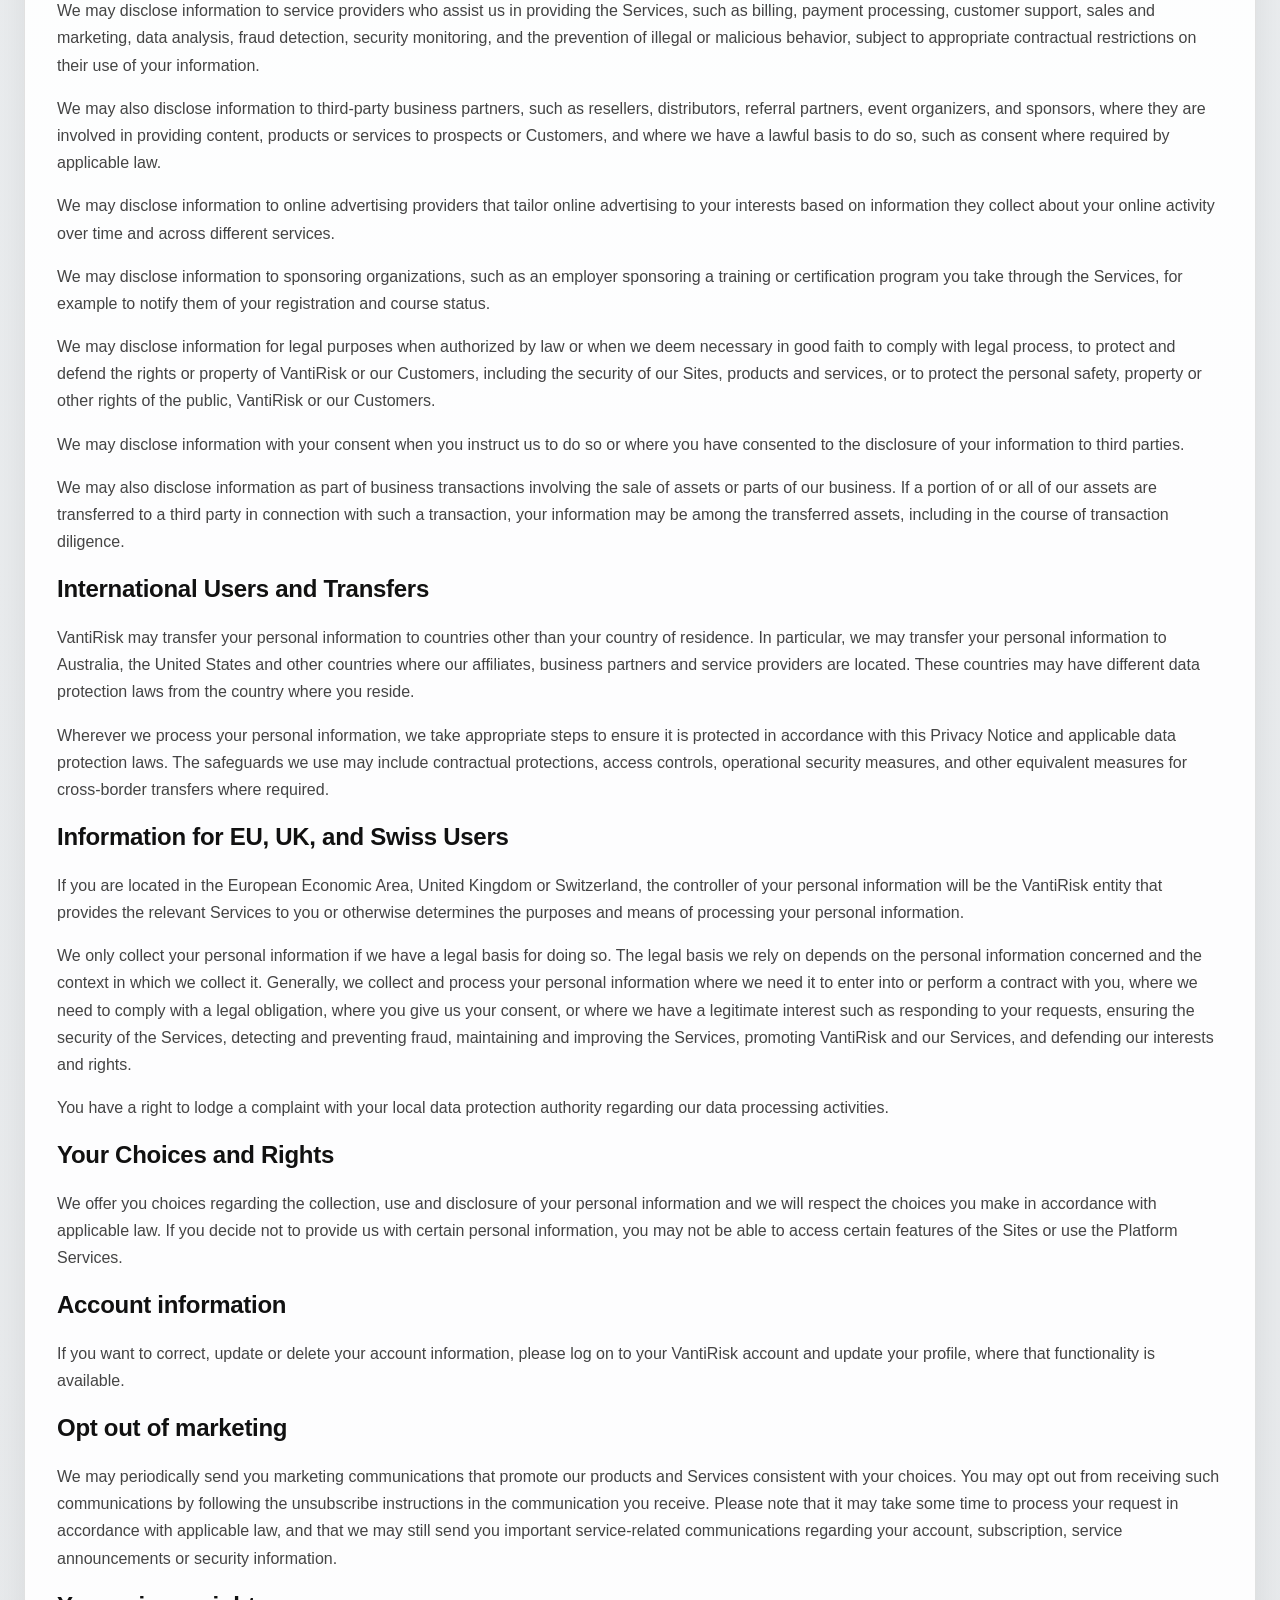
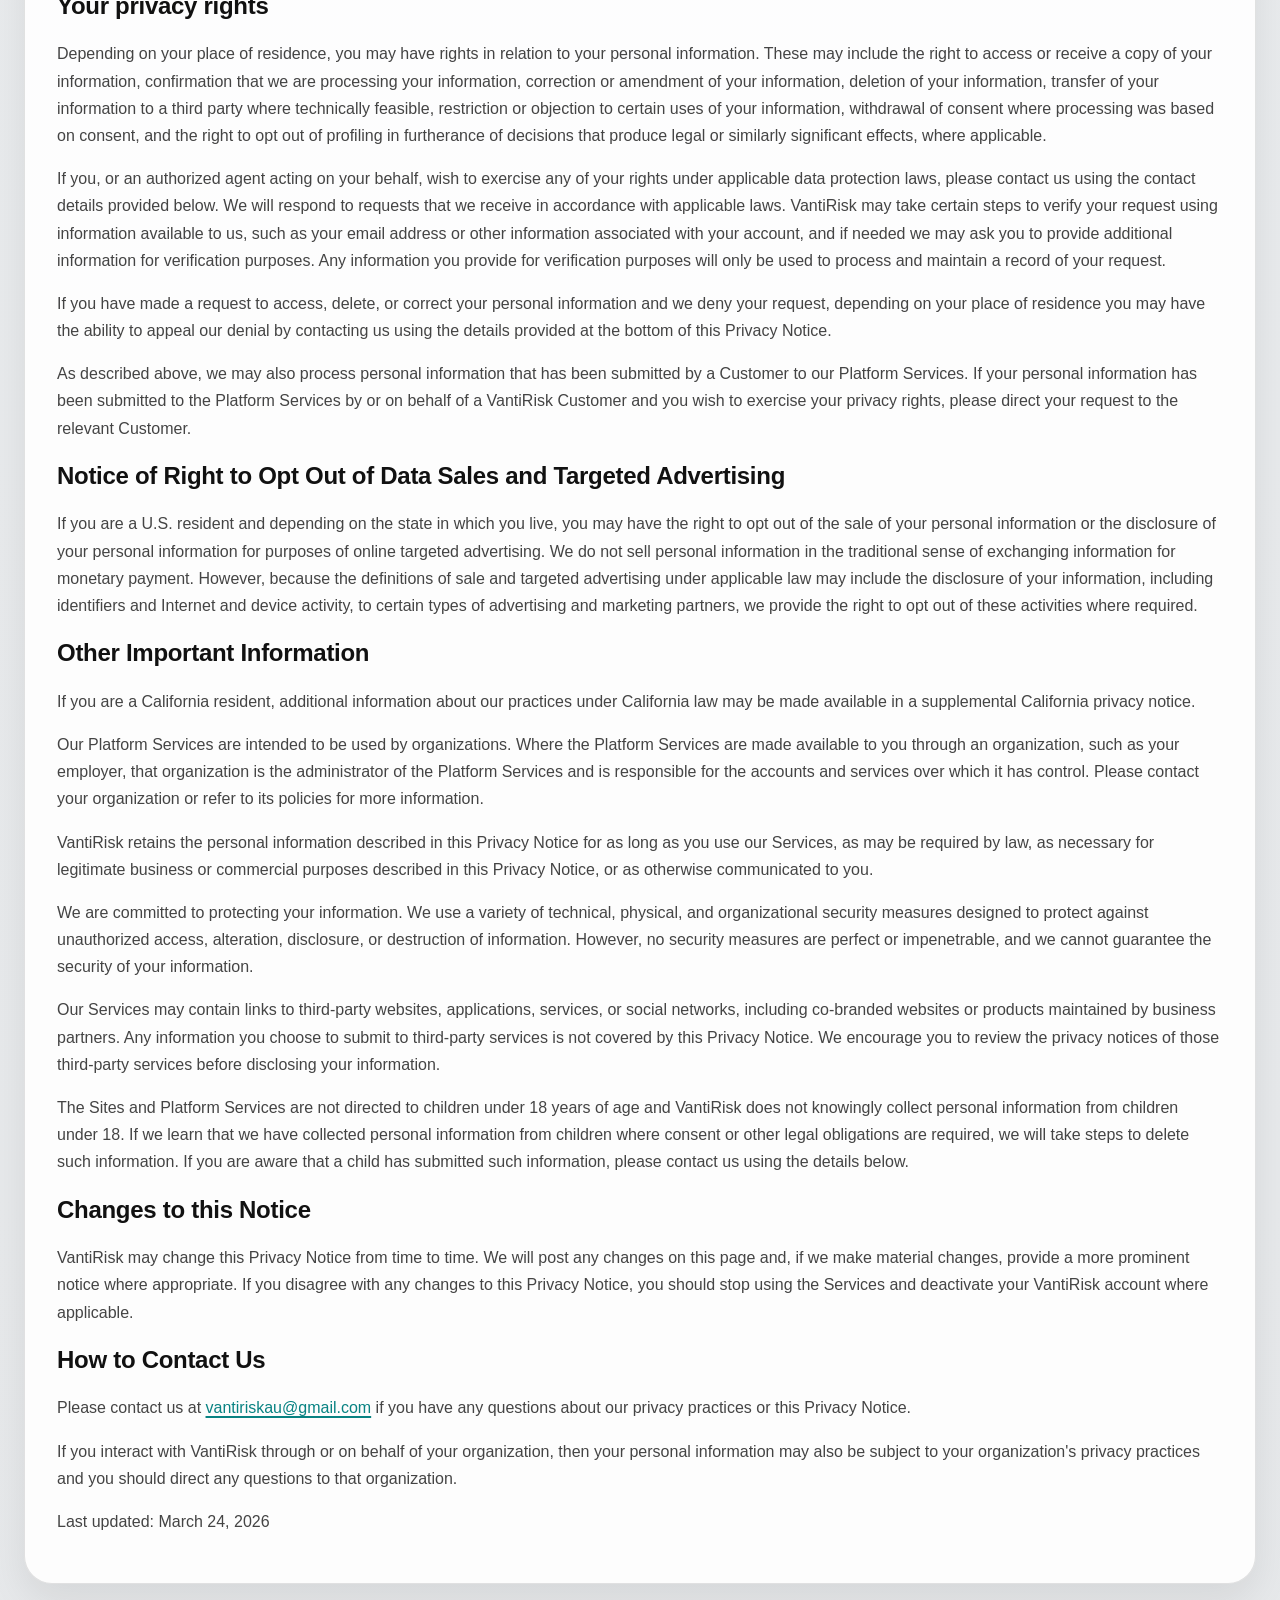
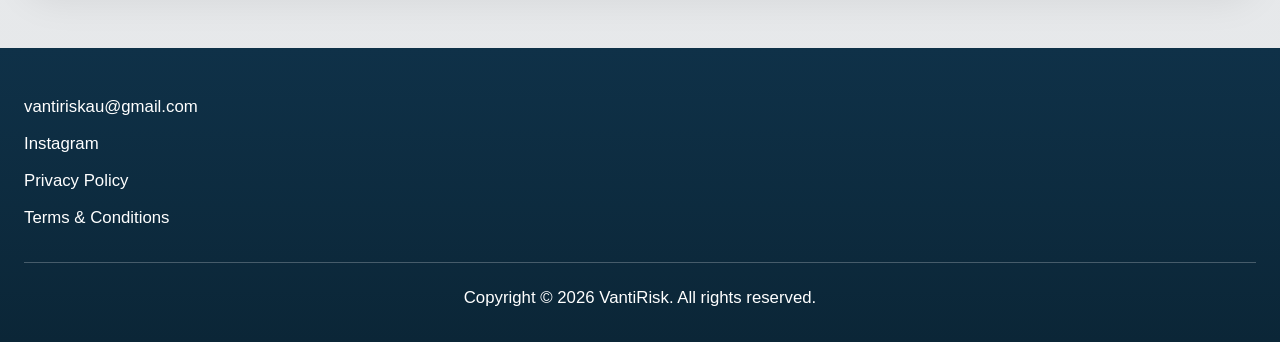
<file: privacy.html>
<!doctype html>
<html lang="en">
<head>
    <meta charset="utf-8">
    <meta name="viewport" content="width=device-width, initial-scale=1">
    <meta name="description" content="Privacy policy for the VantiRisk website and related services.">
    <title>VantiRisk | Privacy Policy</title>
    <link rel="stylesheet" href="css/styles.css">
</head>
<body>
    <a class="skip-link" href="#main">Skip to main content</a>
    <header class="site-header">
        <nav class="nav" aria-label="Primary">
            <a class="brand" href="index.html" aria-label="VantiRisk home">
                <img class="brand-mark" src="img/VantiRisk.png" alt="VantiRisk logo">
            </a>
            <div class="nav-actions">
                <ul class="nav-list">
                    <li><a href="index.html">Home</a></li>
                    <li><a href="about.html">About</a></li>
                    <li><a href="post.html">Insights</a></li>
                    <li><a href="contact.html">Contact</a></li>
                </ul>
            </div>
        </nav>
    </header>

    <main id="main" class="main-shell" tabindex="-1">
        <section class="page-hero" aria-labelledby="privacy-title">
            <div class="page-hero-inner legal-hero">
                <p class="eyebrow eyebrow-light">Privacy</p>
                <h1 id="privacy-title">Privacy Notice</h1>
                <p>This Privacy Notice explains how VantiRisk and its affiliates ("VantiRisk", "we", "our", and "us") collects, uses, discloses and otherwise processes your personal information, also known as personal data, in connection with the use of VantiRisk websites and applications, including software, that link to this Privacy Notice (collectively, the "Sites" and individually, "Websites" or "Applications"), our risk heatmap products and services (the "Platform Services") and in the usual course of business, such as in connection with our events, sales, and marketing activities (collectively, with Sites and Platform Services, "Services"). It also contains information about your choices and privacy rights.</p>
                <p>If you are a California resident, the California Consumer Privacy Act ("CCPA") requires us to provide you with additional information regarding your rights with respect to your personal information. This information is described in our Supplemental Privacy Notice to California Residents.</p>
            </div>
        </section>

        <section class="legal-panel">

            <h2>Our Services</h2>
            <p>We provide the Platform Services to our customers and users (collectively, "Customers") under an agreement with them and solely for their benefit and the benefit of their personnel authorized to access and use the Platform Services ("Authorized Users"). Our processing of Authorized User data is governed by our agreement with the relevant Customer. This Privacy Notice does not apply to (i) data that our Customers and their Authorized Users upload, submit or otherwise make available to the Platform Services and other data that we process on their behalf, as defined in our agreement with the Customer; (ii) any products, services, websites, or content that are offered by third parties or that have their own privacy notice; or (iii) personal information that we collect and process in connection with recruitment activities, which is covered under our Applicant Privacy Notice.</p>
            <p>We recommend that you read this Privacy Notice in full to ensure that you are informed.</p>

            <h2>Information We Collect About You</h2>
            <p>Information that we collect from or about you includes information you provide, information we collect automatically, for example as you use the Services, and information we receive from other sources.</p>

            <h2>Information you provide</h2>
            <p>When using our Services, we may collect certain information, such as identifiers including your name, email address, phone number, postal address and country to administer your account and provide our Services to you.</p>
            <p>We may also collect professional or employment-related information, including your job title, role and company name, along with account information if you create an account on the Services.</p>
            <p>We collect customer service and other interaction information when you interact and communicate with us, for example when you request information about our Platform Services, interact with our team, contact customer support, complete a survey, provide feedback or comments, register for an event, or take part in marketing activities. We may keep a record of your communications with us and other information disclosed during those communications, which may be stored as an audio file or transcript.</p>
            <p>We may also keep records of your history of past purchases and transactions with us and collect information about your designated payment methods, which may be collected by third-party payment and billing service providers.</p>

            <h2>Information posted in public forums</h2>
            <p>Certain features of our Services may make it possible for you to post content publicly or viewable by other users through public forums or community spaces. Any information you post openly in these ways may be available for viewing and use by other users of these Services, as well as VantiRisk, and may potentially be accessible through third-party search engines. Please take care when using these features and do not provide personal information that you would not want made available in these ways.</p>

            <h2>Information we collect automatically</h2>
            <p>We use standard automated data collection tools, such as cookies, web beacons, tracking pixels, tags, and similar tools, to collect Internet and device activity information about how people use our Sites and interact with our emails.</p>
            <p>For example, when you visit our Sites we, or an authorized third party, may collect information about your computer or device, such as operating system, device identifier, browser language, and Internet Protocol (IP) address, as well as information about your activities on our Sites, such as how you came to our Sites, access times, the links you click on, browsing behavior, clicks and cursor movements, and other statistical information. We use this information to better understand how our Sites are used and how to improve them. We may also use web beacons and pixels in our emails to understand whether you click on links in those messages and to improve our communications and Services. We may also use your IP address to derive general location information.</p>
            <p>When you use our Platform Services or other Applications, we automatically collect certain information about how you are using those services, referred to as Usage Data. While most Usage Data is not personal information, it may include information about your account, such as user ID, email address, or IP address, information about your device, and information about your activities in connection with the Platform Services and Applications, such as the pages or features you access, time spent on those pages, search terms entered, commands executed, file types or sizes analyzed through the Platform Services, and other statistical information relating to your use of these services. We collect Usage Data to provide, support and operate the Services, for network and information security, to better understand how our Platform Services and Applications are used, and to improve our products and services more generally.</p>
            <p>We may also use information we collect automatically, for example IP address and unique device identifiers, to identify the same unique person across Services to provide a more seamless and personalized experience.</p>
            <p>The types of data collection tools we use may change over time as technology evolves. You can learn more about our use of cookies and similar tools, as well as how to opt out of certain data collection, by visiting our Cookie Notice when available.</p>

            <h2>Information we receive from other sources</h2>
            <p>We may obtain information about you from third-party sources, including resellers, distributors, business partners, event sponsors, security and fraud detection services, social media platforms, and publicly available sources. Examples of information we receive from third parties include marketing and sales information, such as name, email address, phone number and similar contact information, and purchase, support and other information about your interactions with our Sites and Platform Services. We may combine such information with information we receive and collect from and about you in ways consistent with this Privacy Notice.</p>

            <h2>How We Use Your Information</h2>
            <p>We use your personal information to provide, maintain, improve and update our Services.</p>
            <p>Our purposes for collecting your personal information include providing, maintaining, delivering and updating the Services; creating and maintaining your VantiRisk account; billing, payment, or account management; registering and providing training or onboarding programs; and providing customer service and support.</p>
            <p>We may also use your information for sales and marketing activities, including sales calls for training, coaching, quality assurance and administration, and to tailor and send newsletters, emails and other content to promote our products and services in accordance with your preferences and applicable law.</p>
            <p>We use your information to communicate with you, including to send notifications about the Services, technical notices, updates, security alerts, administrative messages and invoices, to respond to your questions, comments and requests, to keep in contact with you regarding the products and services you use, and to conduct surveys, receive feedback, conduct audits and perform market research.</p>
            <p>We may use your information for online advertising, for personalization and service improvement, including to measure your use of and improve Services, develop new products and services, and generate and analyze statistical information about how our Sites and Platform Services are used in the aggregate.</p>
            <p>We also use your information for legal and security purposes, including investigating security issues, preventing fraud, combating illegal or controlled uses of our products and services, and complying with obligations under applicable law, legal process, or government regulation.</p>
            <p>We will also use your information for other purposes where you have given consent for such uses. To engage in these uses of your information, we may use tools such as large language models and other forms of artificial intelligence in accordance with applicable law.</p>
            <p>We may de-identify or anonymize information we collect so the information cannot reasonably identify you or your device, or we may collect information already in de-identified or anonymized form. Except as otherwise prohibited by applicable law, our use and disclosure of de-identified and anonymized information is not subject to restrictions under this Privacy Notice, and we may use and disclose it to others for any purpose without limitation.</p>

            <h2>How We Disclose Your Information</h2>
            <p>We may disclose your personal information to our affiliates and subsidiaries for the purposes described in this Privacy Notice.</p>
            <p>We may disclose information to service providers who assist us in providing the Services, such as billing, payment processing, customer support, sales and marketing, data analysis, fraud detection, security monitoring, and the prevention of illegal or malicious behavior, subject to appropriate contractual restrictions on their use of your information.</p>
            <p>We may also disclose information to third-party business partners, such as resellers, distributors, referral partners, event organizers, and sponsors, where they are involved in providing content, products or services to prospects or Customers, and where we have a lawful basis to do so, such as consent where required by applicable law.</p>
            <p>We may disclose information to online advertising providers that tailor online advertising to your interests based on information they collect about your online activity over time and across different services.</p>
            <p>We may disclose information to sponsoring organizations, such as an employer sponsoring a training or certification program you take through the Services, for example to notify them of your registration and course status.</p>
            <p>We may disclose information for legal purposes when authorized by law or when we deem necessary in good faith to comply with legal process, to protect and defend the rights or property of VantiRisk or our Customers, including the security of our Sites, products and services, or to protect the personal safety, property or other rights of the public, VantiRisk or our Customers.</p>
            <p>We may disclose information with your consent when you instruct us to do so or where you have consented to the disclosure of your information to third parties.</p>
            <p>We may also disclose information as part of business transactions involving the sale of assets or parts of our business. If a portion of or all of our assets are transferred to a third party in connection with such a transaction, your information may be among the transferred assets, including in the course of transaction diligence.</p>

            <h2>International Users and Transfers</h2>
            <p>VantiRisk may transfer your personal information to countries other than your country of residence. In particular, we may transfer your personal information to Australia, the United States and other countries where our affiliates, business partners and service providers are located. These countries may have different data protection laws from the country where you reside.</p>
            <p>Wherever we process your personal information, we take appropriate steps to ensure it is protected in accordance with this Privacy Notice and applicable data protection laws. The safeguards we use may include contractual protections, access controls, operational security measures, and other equivalent measures for cross-border transfers where required.</p>

            <h2>Information for EU, UK, and Swiss Users</h2>
            <p>If you are located in the European Economic Area, United Kingdom or Switzerland, the controller of your personal information will be the VantiRisk entity that provides the relevant Services to you or otherwise determines the purposes and means of processing your personal information.</p>
            <p>We only collect your personal information if we have a legal basis for doing so. The legal basis we rely on depends on the personal information concerned and the context in which we collect it. Generally, we collect and process your personal information where we need it to enter into or perform a contract with you, where we need to comply with a legal obligation, where you give us your consent, or where we have a legitimate interest such as responding to your requests, ensuring the security of the Services, detecting and preventing fraud, maintaining and improving the Services, promoting VantiRisk and our Services, and defending our interests and rights.</p>
            <p>You have a right to lodge a complaint with your local data protection authority regarding our data processing activities.</p>

            <h2>Your Choices and Rights</h2>
            <p>We offer you choices regarding the collection, use and disclosure of your personal information and we will respect the choices you make in accordance with applicable law. If you decide not to provide us with certain personal information, you may not be able to access certain features of the Sites or use the Platform Services.</p>

            <h2>Account information</h2>
            <p>If you want to correct, update or delete your account information, please log on to your VantiRisk account and update your profile, where that functionality is available.</p>

            <h2>Opt out of marketing</h2>
            <p>We may periodically send you marketing communications that promote our products and Services consistent with your choices. You may opt out from receiving such communications by following the unsubscribe instructions in the communication you receive. Please note that it may take some time to process your request in accordance with applicable law, and that we may still send you important service-related communications regarding your account, subscription, service announcements or security information.</p>

            <h2>Your privacy rights</h2>
            <p>Depending on your place of residence, you may have rights in relation to your personal information. These may include the right to access or receive a copy of your information, confirmation that we are processing your information, correction or amendment of your information, deletion of your information, transfer of your information to a third party where technically feasible, restriction or objection to certain uses of your information, withdrawal of consent where processing was based on consent, and the right to opt out of profiling in furtherance of decisions that produce legal or similarly significant effects, where applicable.</p>
            <p>If you, or an authorized agent acting on your behalf, wish to exercise any of your rights under applicable data protection laws, please contact us using the contact details provided below. We will respond to requests that we receive in accordance with applicable laws. VantiRisk may take certain steps to verify your request using information available to us, such as your email address or other information associated with your account, and if needed we may ask you to provide additional information for verification purposes. Any information you provide for verification purposes will only be used to process and maintain a record of your request.</p>
            <p>If you have made a request to access, delete, or correct your personal information and we deny your request, depending on your place of residence you may have the ability to appeal our denial by contacting us using the details provided at the bottom of this Privacy Notice.</p>
            <p>As described above, we may also process personal information that has been submitted by a Customer to our Platform Services. If your personal information has been submitted to the Platform Services by or on behalf of a VantiRisk Customer and you wish to exercise your privacy rights, please direct your request to the relevant Customer.</p>

            <h2>Notice of Right to Opt Out of Data Sales and Targeted Advertising</h2>
            <p>If you are a U.S. resident and depending on the state in which you live, you may have the right to opt out of the sale of your personal information or the disclosure of your personal information for purposes of online targeted advertising. We do not sell personal information in the traditional sense of exchanging information for monetary payment. However, because the definitions of sale and targeted advertising under applicable law may include the disclosure of your information, including identifiers and Internet and device activity, to certain types of advertising and marketing partners, we provide the right to opt out of these activities where required.</p>

            <h2>Other Important Information</h2>
            <p>If you are a California resident, additional information about our practices under California law may be made available in a supplemental California privacy notice.</p>
            <p>Our Platform Services are intended to be used by organizations. Where the Platform Services are made available to you through an organization, such as your employer, that organization is the administrator of the Platform Services and is responsible for the accounts and services over which it has control. Please contact your organization or refer to its policies for more information.</p>
            <p>VantiRisk retains the personal information described in this Privacy Notice for as long as you use our Services, as may be required by law, as necessary for legitimate business or commercial purposes described in this Privacy Notice, or as otherwise communicated to you.</p>
            <p>We are committed to protecting your information. We use a variety of technical, physical, and organizational security measures designed to protect against unauthorized access, alteration, disclosure, or destruction of information. However, no security measures are perfect or impenetrable, and we cannot guarantee the security of your information.</p>
            <p>Our Services may contain links to third-party websites, applications, services, or social networks, including co-branded websites or products maintained by business partners. Any information you choose to submit to third-party services is not covered by this Privacy Notice. We encourage you to review the privacy notices of those third-party services before disclosing your information.</p>
            <p>The Sites and Platform Services are not directed to children under 18 years of age and VantiRisk does not knowingly collect personal information from children under 18. If we learn that we have collected personal information from children where consent or other legal obligations are required, we will take steps to delete such information. If you are aware that a child has submitted such information, please contact us using the details below.</p>

            <h2>Changes to this Notice</h2>
            <p>VantiRisk may change this Privacy Notice from time to time. We will post any changes on this page and, if we make material changes, provide a more prominent notice where appropriate. If you disagree with any changes to this Privacy Notice, you should stop using the Services and deactivate your VantiRisk account where applicable.</p>

            <h2>How to Contact Us</h2>
            <p>Please contact us at <a href="mailto:vantiriskau@gmail.com">vantiriskau@gmail.com</a> if you have any questions about our privacy practices or this Privacy Notice.</p>
            <p>If you interact with VantiRisk through or on behalf of your organization, then your personal information may also be subject to your organization's privacy practices and you should direct any questions to that organization.</p>
            <p>Last updated: March 24, 2026</p>
        </section>
    </main>

    <footer class="site-footer">
        <div class="footer-inner">
            <div class="footer-top">
                <p><a href="mailto:vantiriskau@gmail.com">vantiriskau@gmail.com</a></p>
                <p><a href="https://www.instagram.com/vantirisk?igsh=cWp4eHF5Y3Fjd3U%3D&utm_source=qr" target="_blank" rel="noreferrer">Instagram</a></p>
                <p><a href="privacy.html">Privacy Policy</a></p>
                <p><a href="terms.html">Terms &amp; Conditions</a></p>
            </div>
            <div class="footer-divider" aria-hidden="true"></div>
            <p class="footer-bottom">Copyright &copy; 2026 VantiRisk. All rights reserved.</p>
        </div>
    </footer>
</body>
</html>
</file>
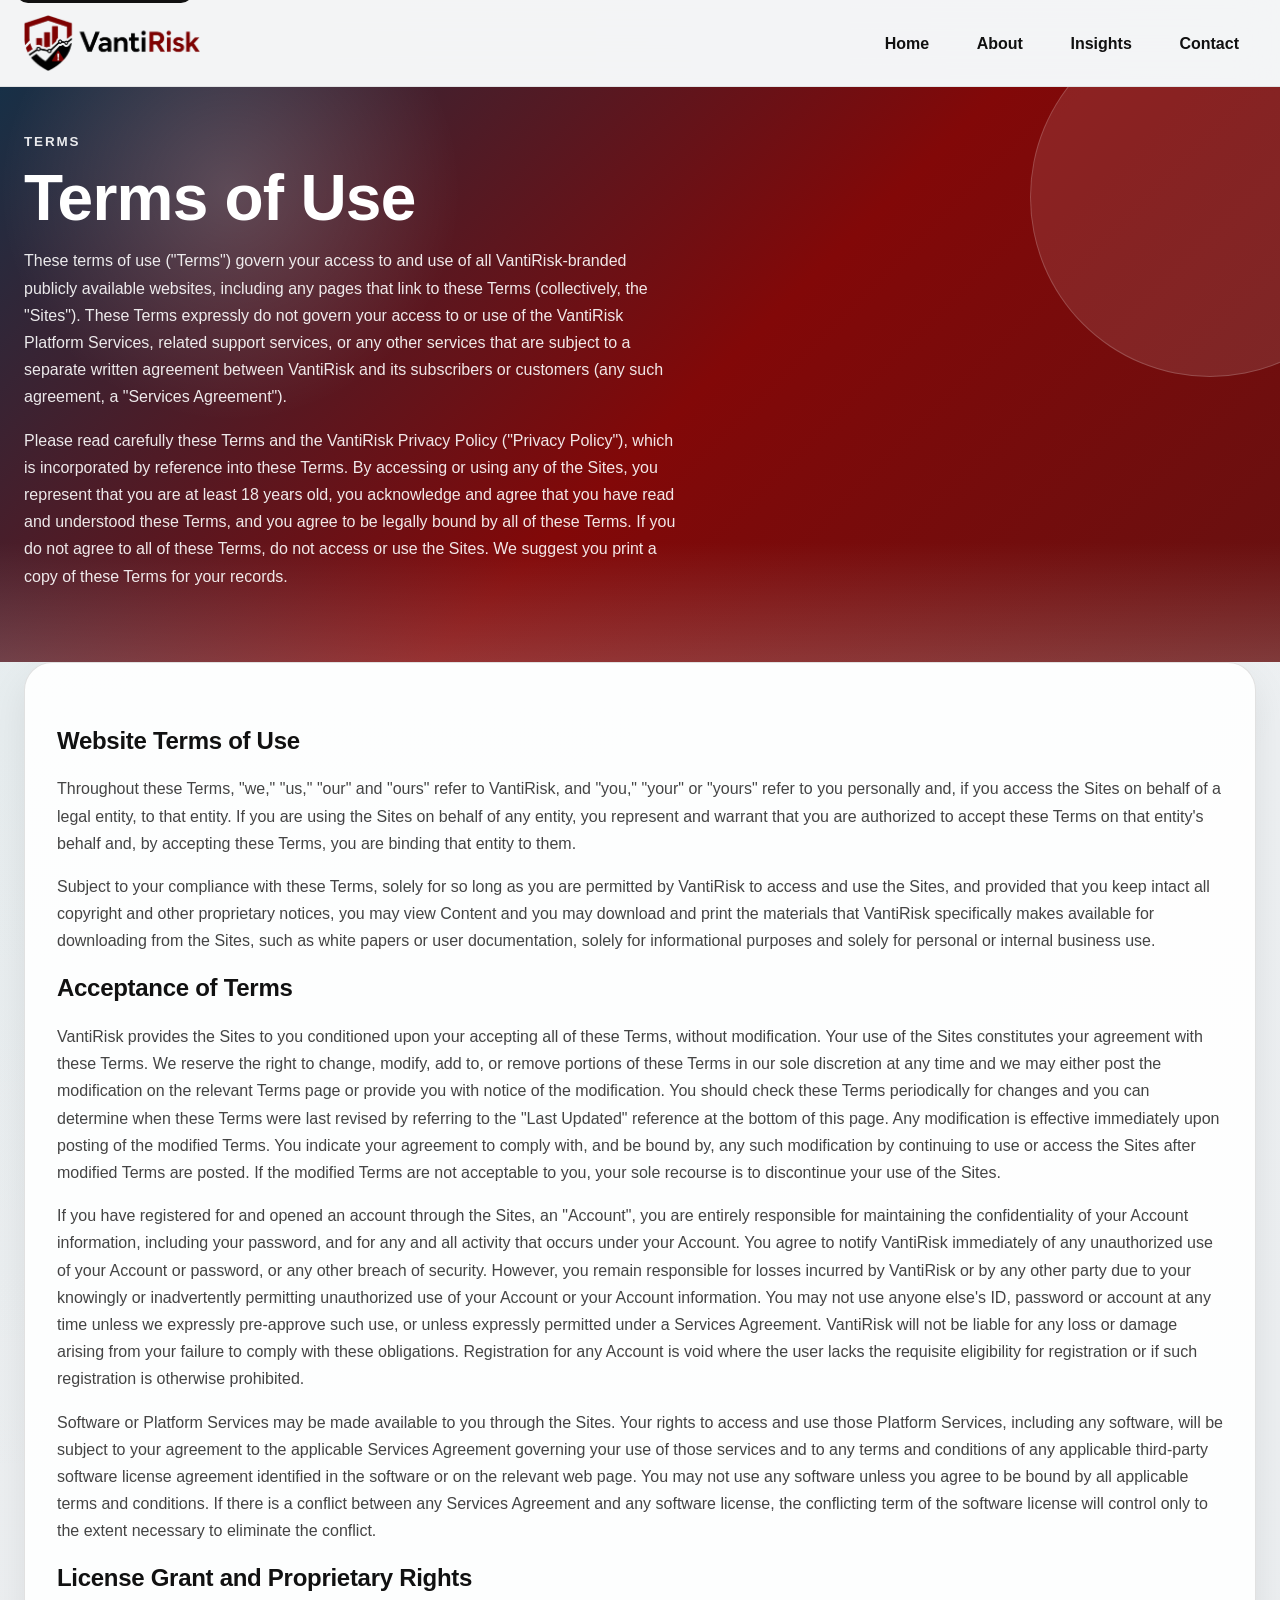
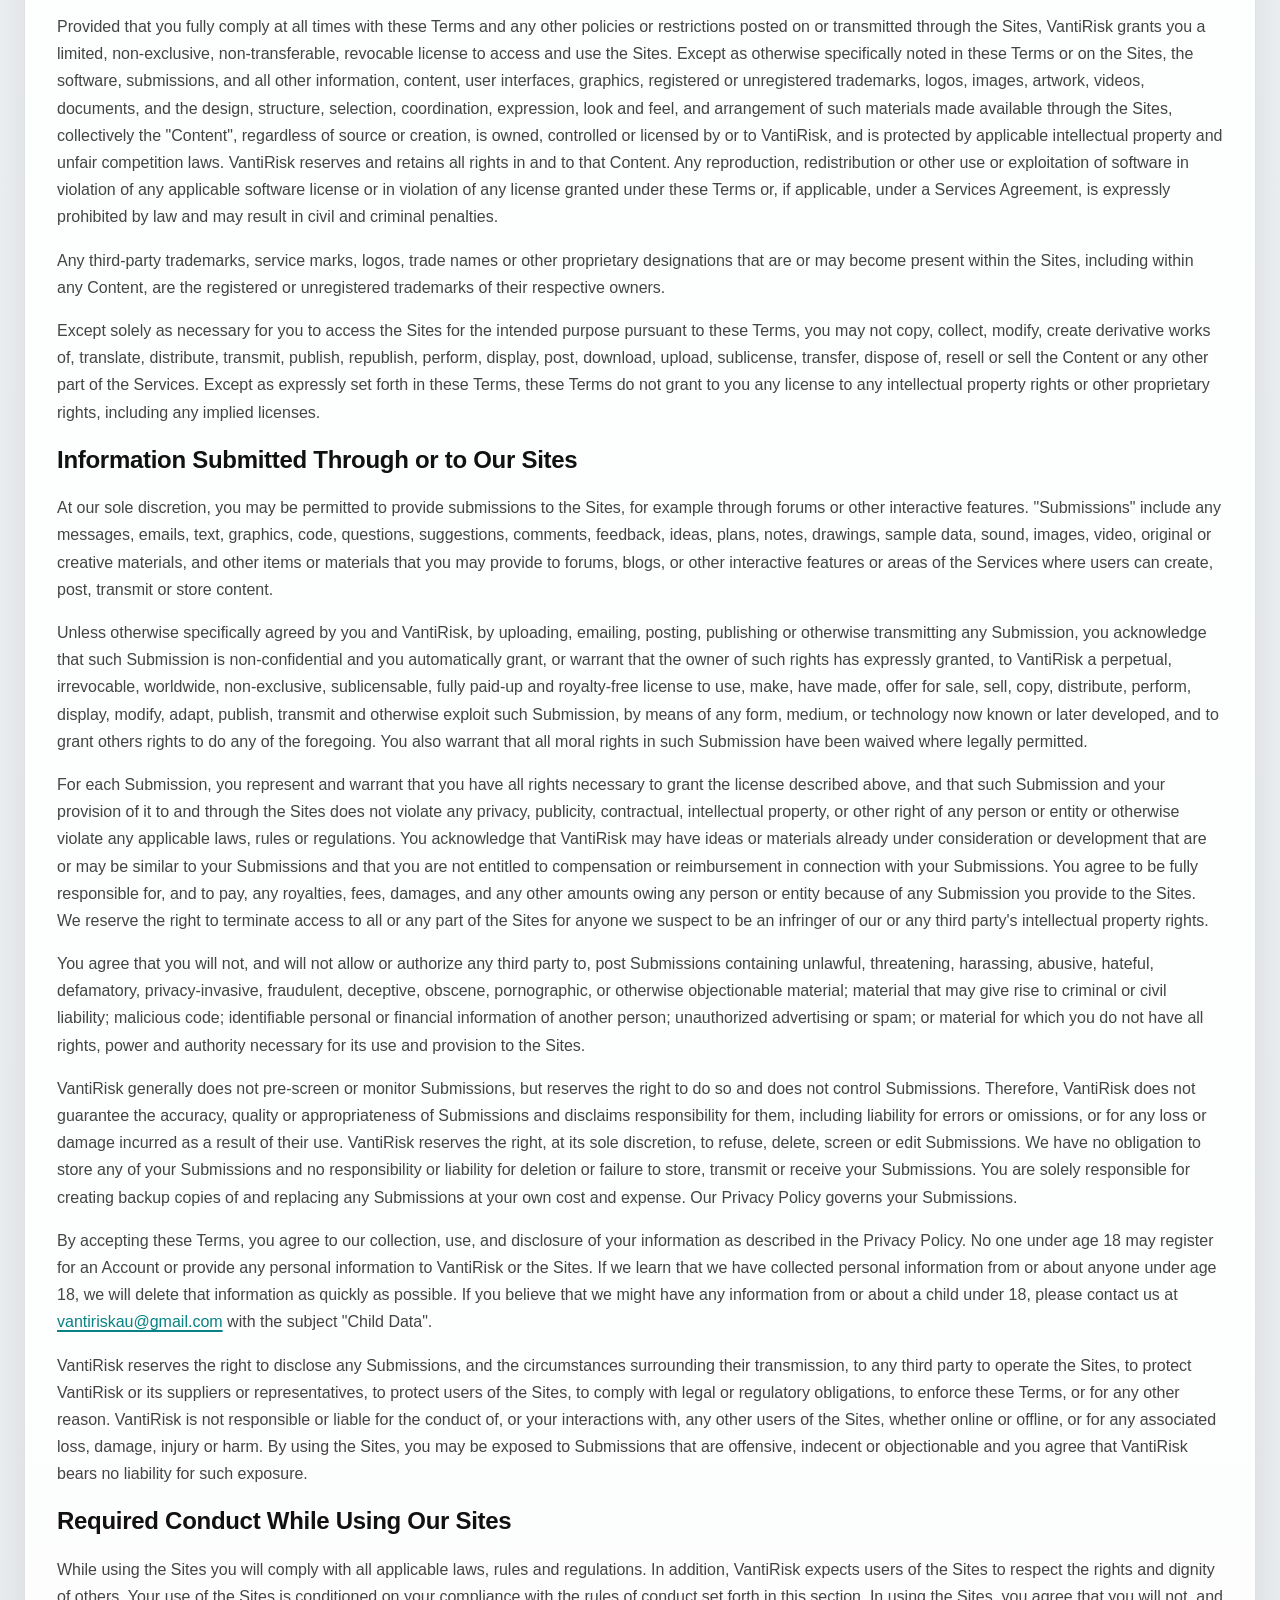
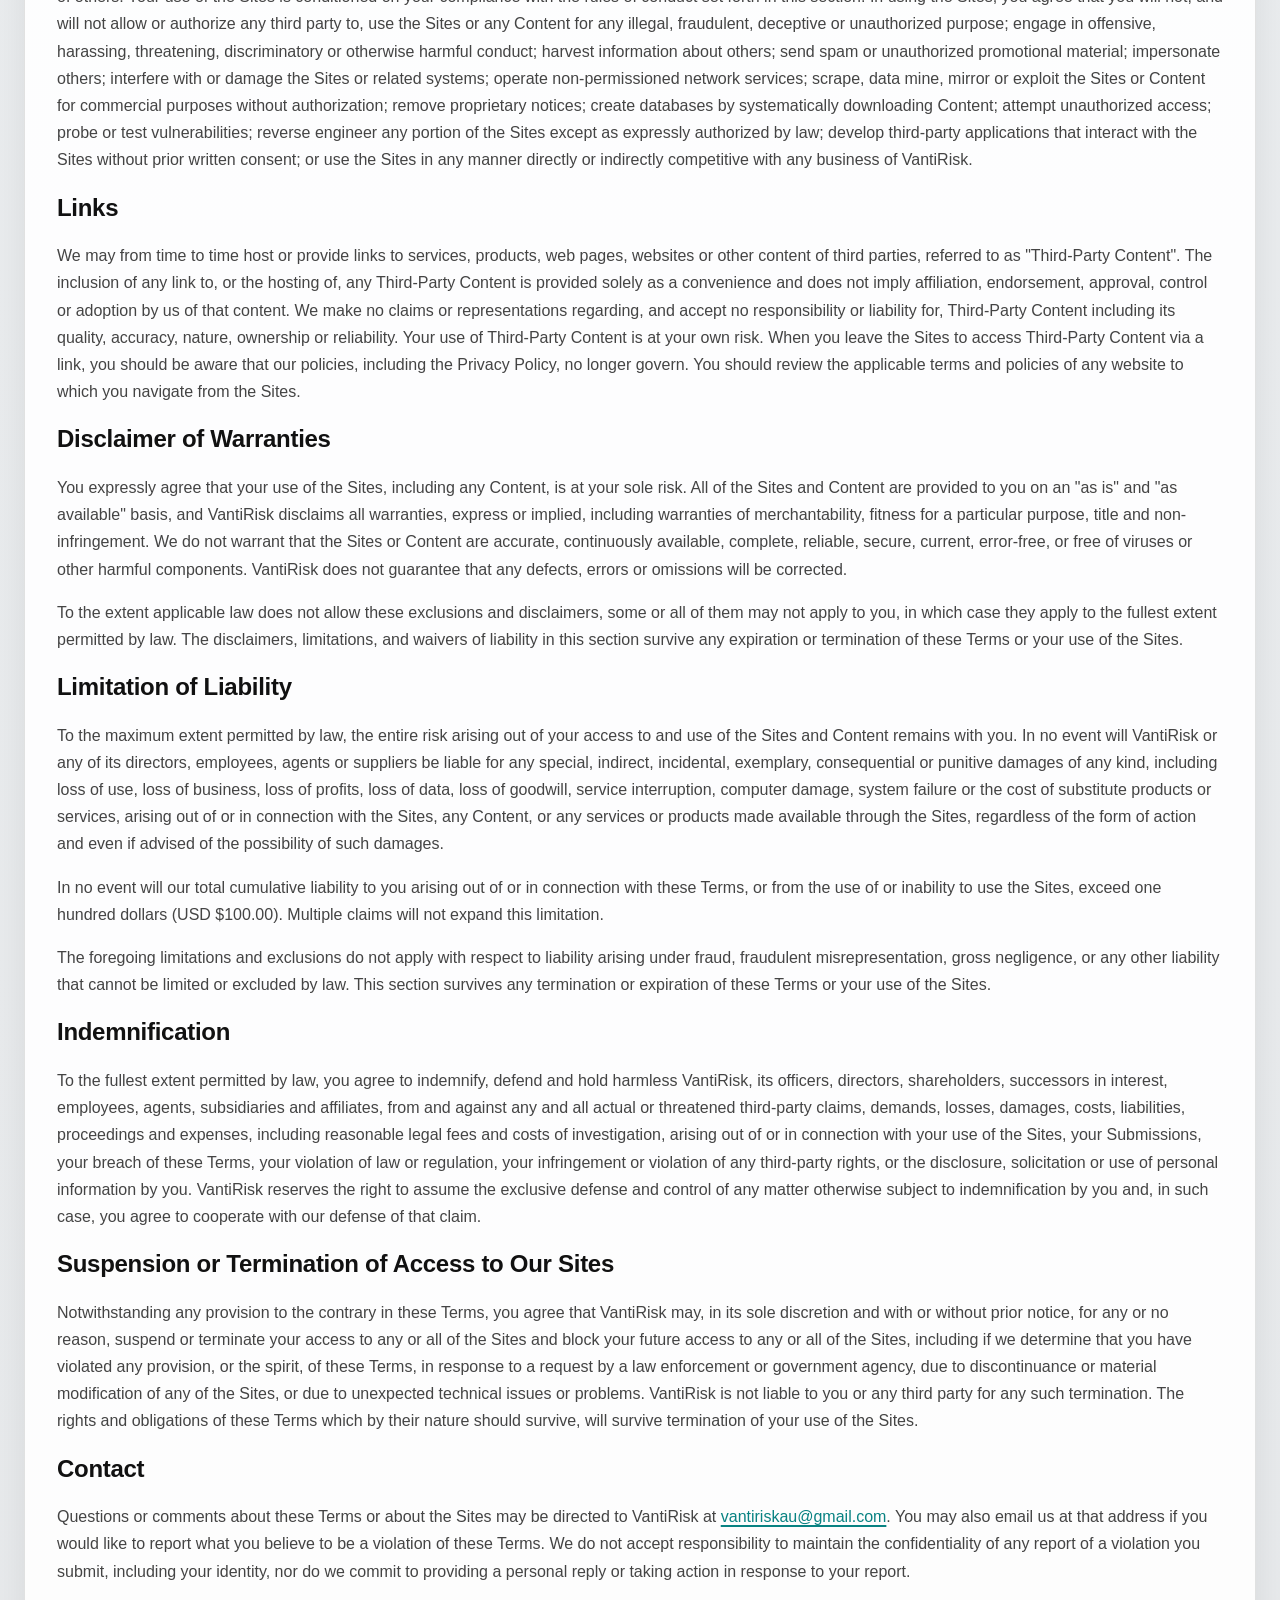
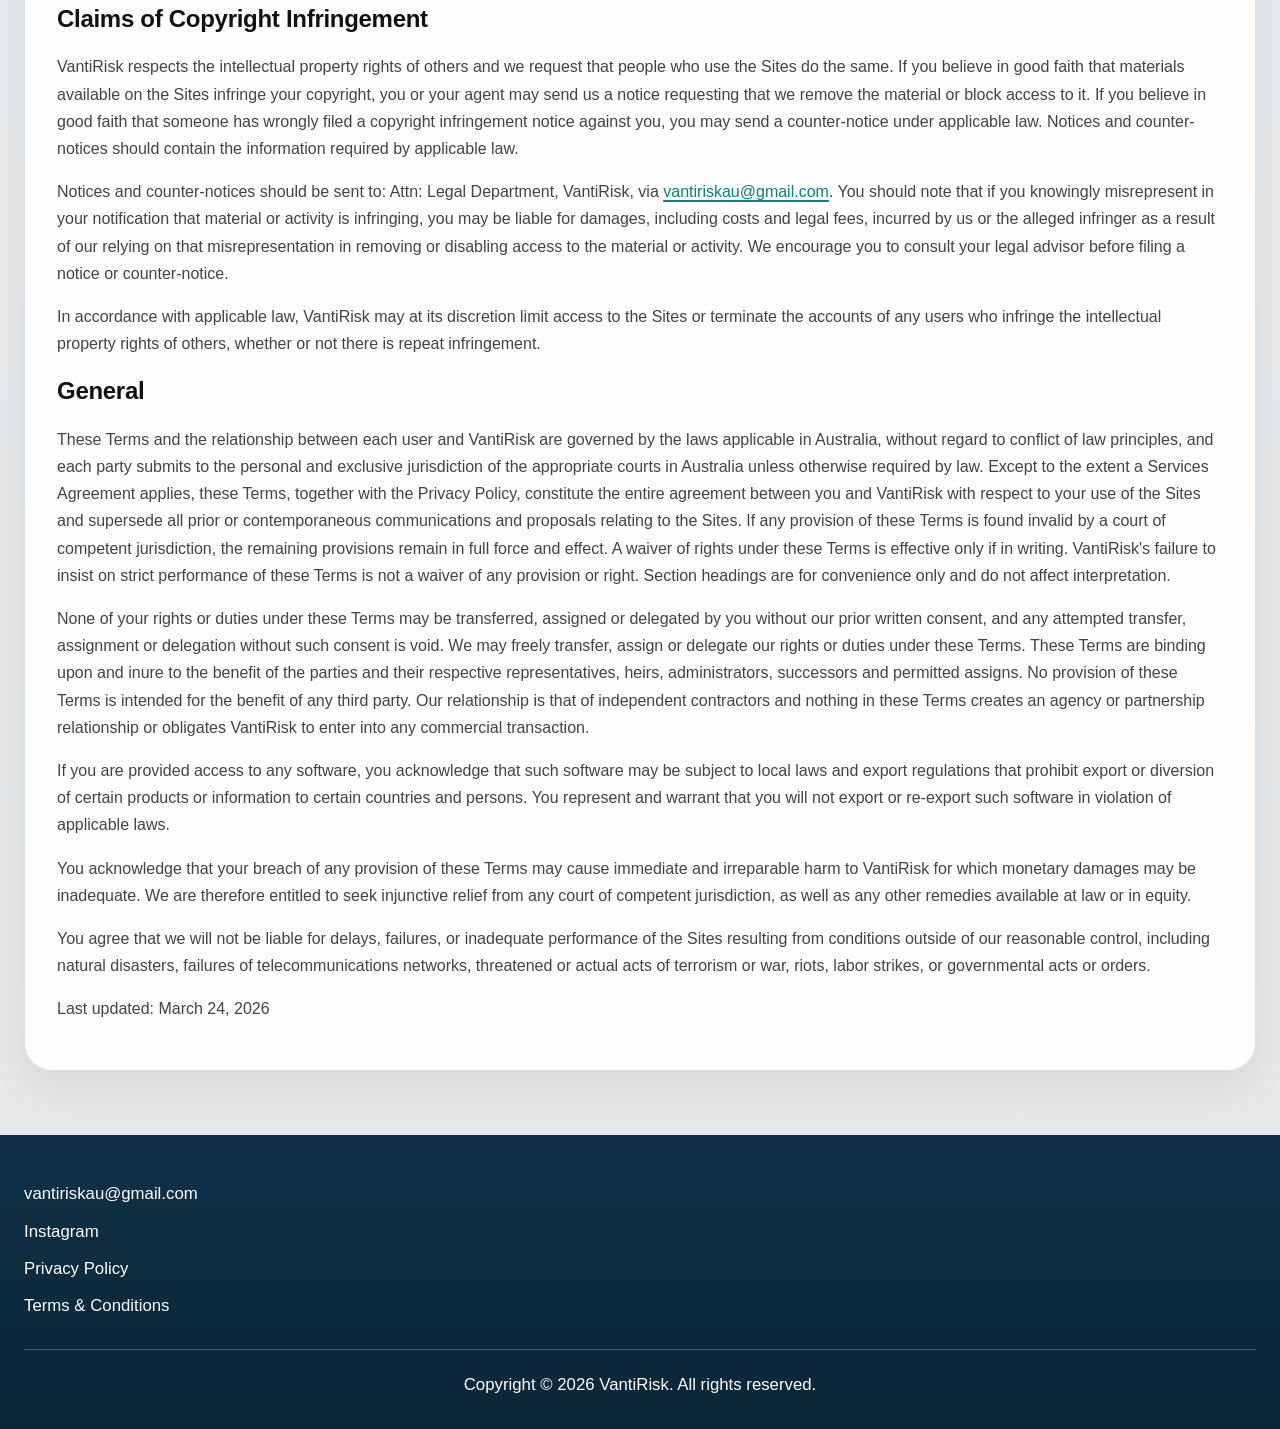
<file: terms.html>
<!doctype html>
<html lang="en">
<head>
    <meta charset="utf-8">
    <meta name="viewport" content="width=device-width, initial-scale=1">
    <meta name="description" content="Terms of use for the VantiRisk website and related public-facing services.">
    <title>VantiRisk | Terms and Conditions</title>
    <link rel="stylesheet" href="css/styles.css">
</head>
<body>
    <a class="skip-link" href="#main">Skip to main content</a>
    <header class="site-header">
        <nav class="nav" aria-label="Primary">
            <a class="brand" href="index.html" aria-label="VantiRisk home">
                <img class="brand-mark" src="img/VantiRisk.png" alt="VantiRisk logo">
            </a>
            <div class="nav-actions">
                <ul class="nav-list">
                    <li><a href="index.html">Home</a></li>
                    <li><a href="about.html">About</a></li>
                    <li><a href="post.html">Insights</a></li>
                    <li><a href="contact.html">Contact</a></li>
                </ul>
            </div>
        </nav>
    </header>

    <main id="main" class="main-shell" tabindex="-1">
        <section class="page-hero" aria-labelledby="terms-title">
            <div class="page-hero-inner legal-hero">
                <p class="eyebrow eyebrow-light">Terms</p>
                <h1 id="terms-title">Terms of Use</h1>
                <p>These terms of use ("Terms") govern your access to and use of all VantiRisk-branded publicly available websites, including any pages that link to these Terms (collectively, the "Sites"). These Terms expressly do not govern your access to or use of the VantiRisk Platform Services, related support services, or any other services that are subject to a separate written agreement between VantiRisk and its subscribers or customers (any such agreement, a "Services Agreement").</p>
                <p>Please read carefully these Terms and the VantiRisk Privacy Policy ("Privacy Policy"), which is incorporated by reference into these Terms. By accessing or using any of the Sites, you represent that you are at least 18 years old, you acknowledge and agree that you have read and understood these Terms, and you agree to be legally bound by all of these Terms. If you do not agree to all of these Terms, do not access or use the Sites. We suggest you print a copy of these Terms for your records.</p>
            </div>
        </section>

        <section class="legal-panel">

            <h2>Website Terms of Use</h2>
            <p>Throughout these Terms, "we," "us," "our" and "ours" refer to VantiRisk, and "you," "your" or "yours" refer to you personally and, if you access the Sites on behalf of a legal entity, to that entity. If you are using the Sites on behalf of any entity, you represent and warrant that you are authorized to accept these Terms on that entity's behalf and, by accepting these Terms, you are binding that entity to them.</p>
            <p>Subject to your compliance with these Terms, solely for so long as you are permitted by VantiRisk to access and use the Sites, and provided that you keep intact all copyright and other proprietary notices, you may view Content and you may download and print the materials that VantiRisk specifically makes available for downloading from the Sites, such as white papers or user documentation, solely for informational purposes and solely for personal or internal business use.</p>

            <h2>Acceptance of Terms</h2>
            <p>VantiRisk provides the Sites to you conditioned upon your accepting all of these Terms, without modification. Your use of the Sites constitutes your agreement with these Terms. We reserve the right to change, modify, add to, or remove portions of these Terms in our sole discretion at any time and we may either post the modification on the relevant Terms page or provide you with notice of the modification. You should check these Terms periodically for changes and you can determine when these Terms were last revised by referring to the "Last Updated" reference at the bottom of this page. Any modification is effective immediately upon posting of the modified Terms. You indicate your agreement to comply with, and be bound by, any such modification by continuing to use or access the Sites after modified Terms are posted. If the modified Terms are not acceptable to you, your sole recourse is to discontinue your use of the Sites.</p>
            <p>If you have registered for and opened an account through the Sites, an "Account", you are entirely responsible for maintaining the confidentiality of your Account information, including your password, and for any and all activity that occurs under your Account. You agree to notify VantiRisk immediately of any unauthorized use of your Account or password, or any other breach of security. However, you remain responsible for losses incurred by VantiRisk or by any other party due to your knowingly or inadvertently permitting unauthorized use of your Account or your Account information. You may not use anyone else's ID, password or account at any time unless we expressly pre-approve such use, or unless expressly permitted under a Services Agreement. VantiRisk will not be liable for any loss or damage arising from your failure to comply with these obligations. Registration for any Account is void where the user lacks the requisite eligibility for registration or if such registration is otherwise prohibited.</p>
            <p>Software or Platform Services may be made available to you through the Sites. Your rights to access and use those Platform Services, including any software, will be subject to your agreement to the applicable Services Agreement governing your use of those services and to any terms and conditions of any applicable third-party software license agreement identified in the software or on the relevant web page. You may not use any software unless you agree to be bound by all applicable terms and conditions. If there is a conflict between any Services Agreement and any software license, the conflicting term of the software license will control only to the extent necessary to eliminate the conflict.</p>

            <h2>License Grant and Proprietary Rights</h2>
            <p>Provided that you fully comply at all times with these Terms and any other policies or restrictions posted on or transmitted through the Sites, VantiRisk grants you a limited, non-exclusive, non-transferable, revocable license to access and use the Sites. Except as otherwise specifically noted in these Terms or on the Sites, the software, submissions, and all other information, content, user interfaces, graphics, registered or unregistered trademarks, logos, images, artwork, videos, documents, and the design, structure, selection, coordination, expression, look and feel, and arrangement of such materials made available through the Sites, collectively the "Content", regardless of source or creation, is owned, controlled or licensed by or to VantiRisk, and is protected by applicable intellectual property and unfair competition laws. VantiRisk reserves and retains all rights in and to that Content. Any reproduction, redistribution or other use or exploitation of software in violation of any applicable software license or in violation of any license granted under these Terms or, if applicable, under a Services Agreement, is expressly prohibited by law and may result in civil and criminal penalties.</p>
            <p>Any third-party trademarks, service marks, logos, trade names or other proprietary designations that are or may become present within the Sites, including within any Content, are the registered or unregistered trademarks of their respective owners.</p>
            <p>Except solely as necessary for you to access the Sites for the intended purpose pursuant to these Terms, you may not copy, collect, modify, create derivative works of, translate, distribute, transmit, publish, republish, perform, display, post, download, upload, sublicense, transfer, dispose of, resell or sell the Content or any other part of the Services. Except as expressly set forth in these Terms, these Terms do not grant to you any license to any intellectual property rights or other proprietary rights, including any implied licenses.</p>

            <h2>Information Submitted Through or to Our Sites</h2>
            <p>At our sole discretion, you may be permitted to provide submissions to the Sites, for example through forums or other interactive features. "Submissions" include any messages, emails, text, graphics, code, questions, suggestions, comments, feedback, ideas, plans, notes, drawings, sample data, sound, images, video, original or creative materials, and other items or materials that you may provide to forums, blogs, or other interactive features or areas of the Services where users can create, post, transmit or store content.</p>
            <p>Unless otherwise specifically agreed by you and VantiRisk, by uploading, emailing, posting, publishing or otherwise transmitting any Submission, you acknowledge that such Submission is non-confidential and you automatically grant, or warrant that the owner of such rights has expressly granted, to VantiRisk a perpetual, irrevocable, worldwide, non-exclusive, sublicensable, fully paid-up and royalty-free license to use, make, have made, offer for sale, sell, copy, distribute, perform, display, modify, adapt, publish, transmit and otherwise exploit such Submission, by means of any form, medium, or technology now known or later developed, and to grant others rights to do any of the foregoing. You also warrant that all moral rights in such Submission have been waived where legally permitted.</p>
            <p>For each Submission, you represent and warrant that you have all rights necessary to grant the license described above, and that such Submission and your provision of it to and through the Sites does not violate any privacy, publicity, contractual, intellectual property, or other right of any person or entity or otherwise violate any applicable laws, rules or regulations. You acknowledge that VantiRisk may have ideas or materials already under consideration or development that are or may be similar to your Submissions and that you are not entitled to compensation or reimbursement in connection with your Submissions. You agree to be fully responsible for, and to pay, any royalties, fees, damages, and any other amounts owing any person or entity because of any Submission you provide to the Sites. We reserve the right to terminate access to all or any part of the Sites for anyone we suspect to be an infringer of our or any third party's intellectual property rights.</p>
            <p>You agree that you will not, and will not allow or authorize any third party to, post Submissions containing unlawful, threatening, harassing, abusive, hateful, defamatory, privacy-invasive, fraudulent, deceptive, obscene, pornographic, or otherwise objectionable material; material that may give rise to criminal or civil liability; malicious code; identifiable personal or financial information of another person; unauthorized advertising or spam; or material for which you do not have all rights, power and authority necessary for its use and provision to the Sites.</p>
            <p>VantiRisk generally does not pre-screen or monitor Submissions, but reserves the right to do so and does not control Submissions. Therefore, VantiRisk does not guarantee the accuracy, quality or appropriateness of Submissions and disclaims responsibility for them, including liability for errors or omissions, or for any loss or damage incurred as a result of their use. VantiRisk reserves the right, at its sole discretion, to refuse, delete, screen or edit Submissions. We have no obligation to store any of your Submissions and no responsibility or liability for deletion or failure to store, transmit or receive your Submissions. You are solely responsible for creating backup copies of and replacing any Submissions at your own cost and expense. Our Privacy Policy governs your Submissions.</p>
            <p>By accepting these Terms, you agree to our collection, use, and disclosure of your information as described in the Privacy Policy. No one under age 18 may register for an Account or provide any personal information to VantiRisk or the Sites. If we learn that we have collected personal information from or about anyone under age 18, we will delete that information as quickly as possible. If you believe that we might have any information from or about a child under 18, please contact us at <a href="mailto:vantiriskau@gmail.com">vantiriskau@gmail.com</a> with the subject "Child Data".</p>
            <p>VantiRisk reserves the right to disclose any Submissions, and the circumstances surrounding their transmission, to any third party to operate the Sites, to protect VantiRisk or its suppliers or representatives, to protect users of the Sites, to comply with legal or regulatory obligations, to enforce these Terms, or for any other reason. VantiRisk is not responsible or liable for the conduct of, or your interactions with, any other users of the Sites, whether online or offline, or for any associated loss, damage, injury or harm. By using the Sites, you may be exposed to Submissions that are offensive, indecent or objectionable and you agree that VantiRisk bears no liability for such exposure.</p>

            <h2>Required Conduct While Using Our Sites</h2>
            <p>While using the Sites you will comply with all applicable laws, rules and regulations. In addition, VantiRisk expects users of the Sites to respect the rights and dignity of others. Your use of the Sites is conditioned on your compliance with the rules of conduct set forth in this section. In using the Sites, you agree that you will not, and will not allow or authorize any third party to, use the Sites or any Content for any illegal, fraudulent, deceptive or unauthorized purpose; engage in offensive, harassing, threatening, discriminatory or otherwise harmful conduct; harvest information about others; send spam or unauthorized promotional material; impersonate others; interfere with or damage the Sites or related systems; operate non-permissioned network services; scrape, data mine, mirror or exploit the Sites or Content for commercial purposes without authorization; remove proprietary notices; create databases by systematically downloading Content; attempt unauthorized access; probe or test vulnerabilities; reverse engineer any portion of the Sites except as expressly authorized by law; develop third-party applications that interact with the Sites without prior written consent; or use the Sites in any manner directly or indirectly competitive with any business of VantiRisk.</p>

            <h2>Links</h2>
            <p>We may from time to time host or provide links to services, products, web pages, websites or other content of third parties, referred to as "Third-Party Content". The inclusion of any link to, or the hosting of, any Third-Party Content is provided solely as a convenience and does not imply affiliation, endorsement, approval, control or adoption by us of that content. We make no claims or representations regarding, and accept no responsibility or liability for, Third-Party Content including its quality, accuracy, nature, ownership or reliability. Your use of Third-Party Content is at your own risk. When you leave the Sites to access Third-Party Content via a link, you should be aware that our policies, including the Privacy Policy, no longer govern. You should review the applicable terms and policies of any website to which you navigate from the Sites.</p>

            <h2>Disclaimer of Warranties</h2>
            <p>You expressly agree that your use of the Sites, including any Content, is at your sole risk. All of the Sites and Content are provided to you on an "as is" and "as available" basis, and VantiRisk disclaims all warranties, express or implied, including warranties of merchantability, fitness for a particular purpose, title and non-infringement. We do not warrant that the Sites or Content are accurate, continuously available, complete, reliable, secure, current, error-free, or free of viruses or other harmful components. VantiRisk does not guarantee that any defects, errors or omissions will be corrected.</p>
            <p>To the extent applicable law does not allow these exclusions and disclaimers, some or all of them may not apply to you, in which case they apply to the fullest extent permitted by law. The disclaimers, limitations, and waivers of liability in this section survive any expiration or termination of these Terms or your use of the Sites.</p>

            <h2>Limitation of Liability</h2>
            <p>To the maximum extent permitted by law, the entire risk arising out of your access to and use of the Sites and Content remains with you. In no event will VantiRisk or any of its directors, employees, agents or suppliers be liable for any special, indirect, incidental, exemplary, consequential or punitive damages of any kind, including loss of use, loss of business, loss of profits, loss of data, loss of goodwill, service interruption, computer damage, system failure or the cost of substitute products or services, arising out of or in connection with the Sites, any Content, or any services or products made available through the Sites, regardless of the form of action and even if advised of the possibility of such damages.</p>
            <p>In no event will our total cumulative liability to you arising out of or in connection with these Terms, or from the use of or inability to use the Sites, exceed one hundred dollars (USD $100.00). Multiple claims will not expand this limitation.</p>
            <p>The foregoing limitations and exclusions do not apply with respect to liability arising under fraud, fraudulent misrepresentation, gross negligence, or any other liability that cannot be limited or excluded by law. This section survives any termination or expiration of these Terms or your use of the Sites.</p>

            <h2>Indemnification</h2>
            <p>To the fullest extent permitted by law, you agree to indemnify, defend and hold harmless VantiRisk, its officers, directors, shareholders, successors in interest, employees, agents, subsidiaries and affiliates, from and against any and all actual or threatened third-party claims, demands, losses, damages, costs, liabilities, proceedings and expenses, including reasonable legal fees and costs of investigation, arising out of or in connection with your use of the Sites, your Submissions, your breach of these Terms, your violation of law or regulation, your infringement or violation of any third-party rights, or the disclosure, solicitation or use of personal information by you. VantiRisk reserves the right to assume the exclusive defense and control of any matter otherwise subject to indemnification by you and, in such case, you agree to cooperate with our defense of that claim.</p>

            <h2>Suspension or Termination of Access to Our Sites</h2>
            <p>Notwithstanding any provision to the contrary in these Terms, you agree that VantiRisk may, in its sole discretion and with or without prior notice, for any or no reason, suspend or terminate your access to any or all of the Sites and block your future access to any or all of the Sites, including if we determine that you have violated any provision, or the spirit, of these Terms, in response to a request by a law enforcement or government agency, due to discontinuance or material modification of any of the Sites, or due to unexpected technical issues or problems. VantiRisk is not liable to you or any third party for any such termination. The rights and obligations of these Terms which by their nature should survive, will survive termination of your use of the Sites.</p>

            <h2>Contact</h2>
            <p>Questions or comments about these Terms or about the Sites may be directed to VantiRisk at <a href="mailto:vantiriskau@gmail.com">vantiriskau@gmail.com</a>. You may also email us at that address if you would like to report what you believe to be a violation of these Terms. We do not accept responsibility to maintain the confidentiality of any report of a violation you submit, including your identity, nor do we commit to providing a personal reply or taking action in response to your report.</p>

            <h2>Claims of Copyright Infringement</h2>
            <p>VantiRisk respects the intellectual property rights of others and we request that people who use the Sites do the same. If you believe in good faith that materials available on the Sites infringe your copyright, you or your agent may send us a notice requesting that we remove the material or block access to it. If you believe in good faith that someone has wrongly filed a copyright infringement notice against you, you may send a counter-notice under applicable law. Notices and counter-notices should contain the information required by applicable law.</p>
            <p>Notices and counter-notices should be sent to: Attn: Legal Department, VantiRisk, via <a href="mailto:vantiriskau@gmail.com">vantiriskau@gmail.com</a>. You should note that if you knowingly misrepresent in your notification that material or activity is infringing, you may be liable for damages, including costs and legal fees, incurred by us or the alleged infringer as a result of our relying on that misrepresentation in removing or disabling access to the material or activity. We encourage you to consult your legal advisor before filing a notice or counter-notice.</p>
            <p>In accordance with applicable law, VantiRisk may at its discretion limit access to the Sites or terminate the accounts of any users who infringe the intellectual property rights of others, whether or not there is repeat infringement.</p>

            <h2>General</h2>
            <p>These Terms and the relationship between each user and VantiRisk are governed by the laws applicable in Australia, without regard to conflict of law principles, and each party submits to the personal and exclusive jurisdiction of the appropriate courts in Australia unless otherwise required by law. Except to the extent a Services Agreement applies, these Terms, together with the Privacy Policy, constitute the entire agreement between you and VantiRisk with respect to your use of the Sites and supersede all prior or contemporaneous communications and proposals relating to the Sites. If any provision of these Terms is found invalid by a court of competent jurisdiction, the remaining provisions remain in full force and effect. A waiver of rights under these Terms is effective only if in writing. VantiRisk's failure to insist on strict performance of these Terms is not a waiver of any provision or right. Section headings are for convenience only and do not affect interpretation.</p>
            <p>None of your rights or duties under these Terms may be transferred, assigned or delegated by you without our prior written consent, and any attempted transfer, assignment or delegation without such consent is void. We may freely transfer, assign or delegate our rights or duties under these Terms. These Terms are binding upon and inure to the benefit of the parties and their respective representatives, heirs, administrators, successors and permitted assigns. No provision of these Terms is intended for the benefit of any third party. Our relationship is that of independent contractors and nothing in these Terms creates an agency or partnership relationship or obligates VantiRisk to enter into any commercial transaction.</p>
            <p>If you are provided access to any software, you acknowledge that such software may be subject to local laws and export regulations that prohibit export or diversion of certain products or information to certain countries and persons. You represent and warrant that you will not export or re-export such software in violation of applicable laws.</p>
            <p>You acknowledge that your breach of any provision of these Terms may cause immediate and irreparable harm to VantiRisk for which monetary damages may be inadequate. We are therefore entitled to seek injunctive relief from any court of competent jurisdiction, as well as any other remedies available at law or in equity.</p>
            <p>You agree that we will not be liable for delays, failures, or inadequate performance of the Sites resulting from conditions outside of our reasonable control, including natural disasters, failures of telecommunications networks, threatened or actual acts of terrorism or war, riots, labor strikes, or governmental acts or orders.</p>

            <p>Last updated: March 24, 2026</p>
        </section>
    </main>

    <footer class="site-footer">
        <div class="footer-inner">
            <div class="footer-top">
                <p><a href="mailto:vantiriskau@gmail.com">vantiriskau@gmail.com</a></p>
                <p><a href="https://www.instagram.com/vantirisk?igsh=cWp4eHF5Y3Fjd3U%3D&utm_source=qr" target="_blank" rel="noreferrer">Instagram</a></p>
                <p><a href="privacy.html">Privacy Policy</a></p>
                <p><a href="terms.html">Terms &amp; Conditions</a></p>
            </div>
            <div class="footer-divider" aria-hidden="true"></div>
            <p class="footer-bottom">Copyright &copy; 2026 VantiRisk. All rights reserved.</p>
        </div>
    </footer>
</body>
</html>
</file>
<file: css/styles.css>
:root {
    --deep-red: #820808;
    --deep-red-dark: #5f0606;
    --black: #111111;
    --white: #ffffff;
    --light-grey: #e2e3e4;
    --soft-grey: #f4f5f6;
    --plain-grey: #444444;
    --muted-grey: #667085;
    --line-grey: rgba(17, 17, 17, 0.12);
    --teal: #088282;
    --navy: #173047;
    --site-width: 1240px;
    --radius-lg: 28px;
    --radius-md: 18px;
    --radius-sm: 12px;
    --shadow-lg: 0 24px 60px rgba(17, 17, 17, 0.14);
    --shadow-md: 0 16px 38px rgba(17, 17, 17, 0.08);
    --footer-font-size: 1.05rem;
}

*,
*::before,
*::after {
    box-sizing: border-box;
}

html {
    scroll-behavior: smooth;
}

body {
    margin: 0;
    font-family: -apple-system, BlinkMacSystemFont, "Segoe UI", Inter, Roboto, "Helvetica Neue", Arial, sans-serif;
    color: var(--plain-grey);
    background:
        radial-gradient(circle at top left, rgba(8, 130, 130, 0.05), transparent 24%),
        linear-gradient(180deg, #eef1f3 0%, #e6e8ea 100%);
    line-height: 1.7;
    font-size: 16px;
    -webkit-font-smoothing: antialiased;
    -moz-osx-font-smoothing: grayscale;
    overflow-x: hidden;
}

h1, h2, h3, h4 {
    line-height: 1.2;
    letter-spacing: -0.012em;
    font-weight: 600;
}

img {
    display: block;
    max-width: 100%;
}

a {
    color: var(--teal);
    text-decoration-thickness: 2px;
    text-underline-offset: 0.18em;
}

a:hover,
a:focus-visible {
    color: var(--deep-red);
}

:focus-visible {
    outline: 3px solid var(--teal);
    outline-offset: 3px;
}

.skip-link {
    position: absolute;
    left: 1rem;
    top: -3rem;
    z-index: 100;
    padding: 0.75rem 1rem;
    background: var(--black);
    color: var(--white);
    border-radius: var(--radius-sm);
}

.skip-link:focus {
    top: 1rem;
}

.site-header {
    position: sticky;
    top: 0;
    z-index: 20;
    background: rgba(244, 245, 246, 0.94);
    backdrop-filter: blur(18px);
    border-bottom: 1px solid rgba(17, 17, 17, 0.08);
}

.nav,
.footer-inner {
    width: min(calc(100% - 3rem), var(--site-width));
    margin: 0 auto;
}

.nav {
    display: flex;
    align-items: center;
    justify-content: space-between;
    gap: 1rem;
    padding: 0.95rem 0;
}

.nav-actions {
    display: flex;
    align-items: center;
    gap: 1rem;
}

.brand {
    display: inline-flex;
    align-items: center;
    color: var(--black);
    text-decoration: none;
}

.brand-mark {
    width: auto;
    max-width: 240px;
    height: 56px;
    object-fit: contain;
}

.eyebrow {
    margin: 0 0 0.75rem;
    font-size: 0.84rem;
    font-weight: 700;
    letter-spacing: 0.14em;
    text-transform: uppercase;
    color: var(--deep-red);
}

.eyebrow-light {
    color: rgba(255, 255, 255, 0.84);
}

.nav-list,
.legal-list,
.social-list,
.detail-list,
.highlight-list {
    list-style: none;
    margin: 0;
    padding: 0;
}

.nav-list,
.legal-list,
.social-list {
    display: flex;
    flex-wrap: wrap;
    gap: 0.85rem;
}

.nav-list a {
    display: inline-block;
    padding: 0.7rem 1rem;
    border: 1px solid transparent;
    border-radius: 999px;
    color: var(--black);
    text-decoration: none;
    font-size: 1rem;
    font-weight: 700;
}

.nav-list a:hover,
.nav-list a:focus-visible,
.nav-list a[aria-current="page"] {
    border-color: rgba(130, 8, 8, 0.18);
    background: var(--white);
    color: var(--deep-red);
}

.main-shell {
    width: 100%;
    padding: 0 0 4rem;
}

.page-hero,
.hero-arc {
    position: relative;
    overflow: hidden;
    background:
        radial-gradient(circle at 18% 18%, rgba(255, 255, 255, 0.18), transparent 20%),
        linear-gradient(135deg, var(--navy) 0%, var(--deep-red) 54%, #661111 100%);
}

.page-hero::before,
.hero-arc::before {
    content: "";
    position: absolute;
    inset: auto 0 0 0;
    height: 120px;
    background: linear-gradient(180deg, rgba(255, 255, 255, 0) 0%, rgba(244, 245, 246, 0.18) 100%);
}

.page-hero::after,
.hero-arc::after {
    content: "";
    position: absolute;
    right: -110px;
    top: -70px;
    width: 360px;
    height: 360px;
    border-radius: 50%;
    background: rgba(255, 255, 255, 0.1);
    border: 1px solid rgba(255, 255, 255, 0.18);
}

.page-hero-inner,
.hero-arc-inner,
.story-layout,
.features-inner,
.split-layout,
.register-panel,
.page-banner,
.legal-panel,
.contact-wide,
.footer-inner,
.section-shell,
.posts-shell {
    width: min(calc(100% - 3rem), var(--site-width));
    margin: 0 auto;
}

.hero-arc-inner {
    position: relative;
    z-index: 1;
    display: grid;
    grid-template-columns: minmax(0, 1.15fr) minmax(320px, 0.85fr);
    gap: 2rem;
    align-items: center;
    padding: 5rem 0 4.5rem;
}

.page-hero-inner {
    position: relative;
    z-index: 1;
    padding: 4rem 0 3.5rem;
}

.cover-copy h1,
.page-banner h1,
.legal-hero h1,
.legal-panel h1,
.contact-wide h1 {
    margin: 0 0 1rem;
    color: var(--white);
    font-size: clamp(3rem, 5vw, 4.9rem);
    line-height: 1.02;
}

.page-banner p:last-child,
.legal-hero p {
    max-width: 74ch;
    color: rgba(255, 255, 255, 0.9);
}

.legal-panel h1,
.content-panel h2,
.register-panel h2,
.story-copy h2,
.features-inner h2,
.contact-wide h2,
.legal-panel h2,
.section-heading h2,
.hero-kpi-card h2 {
    color: var(--black);
}

.hero-intro {
    max-width: 60ch;
    margin: 0;
    font-size: 1.1rem;
    color: rgba(255, 255, 255, 0.92);
}

.cover-tags {
    display: flex;
    flex-wrap: wrap;
    gap: 0.75rem;
    margin: 1.5rem 0 0;
}

.cover-tag {
    display: inline-flex;
    align-items: center;
    padding: 0.5rem 0.85rem;
    border-radius: 999px;
    color: var(--white);
    background: rgba(255, 255, 255, 0.12);
    border: 1px solid rgba(255, 255, 255, 0.16);
}

.hero-actions {
    display: flex;
    flex-wrap: wrap;
    gap: 0.85rem;
    margin-top: 1.75rem;
}

.button {
    display: inline-flex;
    align-items: center;
    justify-content: center;
    min-height: 48px;
    padding: 0.85rem 1.5rem;
    border: 1.5px solid var(--navy);
    border-radius: 8px;
    background: var(--navy);
    color: var(--white);
    font-weight: 600;
    font-size: 0.97rem;
    letter-spacing: 0.005em;
    text-decoration: none;
    cursor: pointer;
    transition: background-color 0.2s ease, border-color 0.2s ease, color 0.2s ease, transform 0.2s ease, box-shadow 0.2s ease;
}

.cover-button {
    background: var(--white);
    border-color: var(--white);
    color: var(--navy);
    box-shadow: 0 8px 24px rgba(0, 0, 0, 0.18);
}

.cutout-button {
    background: transparent;
    border-color: rgba(255, 255, 255, 0.7);
    color: var(--white);
    backdrop-filter: blur(6px);
}

.secondary-button {
    background: transparent;
    border-color: rgba(255, 255, 255, 0.84);
    color: var(--white);
}

.subtle-button {
    background: transparent;
    color: var(--teal);
    border-color: rgba(8, 130, 130, 0.28);
}

.button:hover,
.button:focus-visible {
    background: #0f2236;
    border-color: #0f2236;
    color: var(--white);
    transform: translateY(-1px);
    box-shadow: 0 12px 28px rgba(15, 34, 54, 0.3);
}

.cover-button:hover,
.cover-button:focus-visible {
    background: var(--white);
    border-color: var(--white);
    color: var(--deep-red);
    transform: translateY(-1px);
}

.cutout-button:hover,
.cutout-button:focus-visible {
    background: var(--white);
    border-color: var(--white);
    color: var(--navy);
    transform: translateY(-1px);
}

.secondary-button:hover,
.secondary-button:focus-visible {
    background: var(--white);
    border-color: var(--white);
    color: var(--navy);
}

.subtle-button:hover,
.subtle-button:focus-visible {
    background: var(--teal);
    border-color: var(--teal);
    color: var(--white);
}

.hero-preview {
    position: relative;
}

.preview-card,
.info-card,
.content-panel,
.about-card,
.about-steps-panel,
.accent-panel,
.features-inner,
.legal-panel {
    border-radius: var(--radius-lg);
    background: rgba(255, 255, 255, 0.9);
    border: 1px solid var(--line-grey);
    box-shadow: var(--shadow-md);
}

.hero-kpi-card {
    padding: 2rem;
}

.hero-kpi-card h2 {
    margin: 0 0 1rem;
    font-size: 1.9rem;
    line-height: 1.16;
}

.highlight-list {
    display: grid;
    gap: 0.85rem;
}

.highlight-list li {
    position: relative;
    padding-left: 1.25rem;
}

.highlight-list li::before {
    content: "";
    position: absolute;
    left: 0;
    top: 0.7rem;
    width: 0.45rem;
    height: 0.45rem;
    border-radius: 50%;
    background: var(--deep-red);
}

.story-panel {
    background: rgba(255, 255, 255, 0.72);
    padding: 6rem 0;
}

.story-layout {
    display: grid;
    grid-template-columns: 1.1fr 0.9fr;
    gap: 2rem;
    align-items: start;
}

.audience-grid,
.three-card-grid,
.about-card-grid {
    display: grid;
    gap: 1.25rem;
}

.audience-grid {
    grid-template-columns: 1fr;
}

.three-card-grid {
    grid-template-columns: repeat(3, minmax(0, 1fr));
    margin-top: 2rem;
}

.info-card,
.content-panel {
    padding: 1.6rem;
}

.info-card h3,
.content-panel h2,
.about-card h3 {
    margin: 0 0 0.8rem;
    color: var(--black);
}

.card-head {
    display: flex;
    align-items: center;
    gap: 0.85rem;
    margin: 0 0 0.85rem;
}

.card-head h3 {
    margin: 0;
}

.info-card .card-head + p,
.about-card .card-head + p {
    margin-top: 0;
}

.icon-list {
    list-style: none;
    margin: 0;
    padding: 0;
    display: grid;
    gap: 0.85rem;
}

.icon-list li {
    display: grid;
    grid-template-columns: 24px 1fr;
    gap: 0.75rem;
    align-items: start;
    padding-bottom: 0.85rem;
    border-bottom: 1px solid rgba(255, 255, 255, 0.18);
}

.icon-list li:last-child {
    border-bottom: 0;
    padding-bottom: 0;
}

.content-panel:not(.accent-panel) .icon-list li {
    border-bottom-color: rgba(17, 17, 17, 0.1);
}

.icon-list .icon {
    color: var(--teal);
    width: 20px;
    height: 20px;
    margin-top: 0.18rem;
}

.accent-panel .icon-list .icon {
    color: rgba(255, 255, 255, 0.92);
}

.story-copy p,
.features-inner p,
.content-panel p,
.register-panel p,
.legal-panel p,
.contact-wide p,
.info-card p {
    margin: 0 0 1rem;
}

.problem-section,
.powerbi-section,
.features-panel,
.about-intro-band,
.about-story-section,
.about-impact-section,
.about-cta-section {
    padding: 6rem 0;
}

.section-shell {
    display: grid;
    gap: 1rem;
}

.section-heading {
    max-width: 72ch;
}

.section-heading h2,
.features-inner h2 {
    margin: 0 0 1rem;
    font-size: clamp(2rem, 3vw, 3rem);
    line-height: 1.1;
}

.powerbi-section {
    background:
        radial-gradient(circle at top right, rgba(8, 130, 130, 0.14), transparent 25%),
        linear-gradient(180deg, #eff2f3 0%, #e6e8ea 100%);
}

.powerbi-shell {
    width: min(calc(100% - 3rem), var(--site-width));
    margin: 0 auto;
}

.powerbi-copy {
    margin-bottom: 1.5rem;
    max-width: 72ch;
}

.powerbi-intro {
    margin: 0;
}

.browser-mock {
    overflow: hidden;
    border-radius: 14px;
    background: var(--white);
    border: 1px solid rgba(17, 17, 17, 0.08);
    box-shadow:
        0 1px 2px rgba(17, 17, 17, 0.04),
        0 8px 22px rgba(17, 17, 17, 0.08),
        0 32px 80px rgba(17, 17, 17, 0.18);
    transform: translateZ(0);
}

.browser-mock-bar {
    display: flex;
    align-items: center;
    gap: 0.55rem;
    padding: 0.85rem 1.1rem;
    background: linear-gradient(180deg, #f8f9fb 0%, #eef0f3 100%);
    border-bottom: 1px solid rgba(17, 17, 17, 0.08);
}

.browser-mock-bar .dot {
    width: 11px;
    height: 11px;
    border-radius: 50%;
    background: #d6d8dc;
}

.browser-mock-bar .dot:nth-child(1) { background: #ed6a5e; }
.browser-mock-bar .dot:nth-child(2) { background: #f4be4f; }
.browser-mock-bar .dot:nth-child(3) { background: #61c554; }

.browser-mock-bar .browser-mock-tab {
    margin-left: 0.85rem;
    display: inline-flex;
    align-items: center;
    gap: 0.45rem;
    padding: 0.32rem 0.85rem;
    border-radius: 999px;
    background: var(--white);
    border: 1px solid rgba(17, 17, 17, 0.08);
    color: var(--muted-grey);
    font-size: 0.8rem;
    font-weight: 500;
    letter-spacing: 0.01em;
}

.browser-mock-bar .browser-mock-tab svg {
    width: 12px;
    height: 12px;
    stroke: currentColor;
    fill: none;
    stroke-width: 1.6;
    stroke-linecap: round;
    stroke-linejoin: round;
}

.browser-mock-body {
    background: var(--white);
}

.browser-mock-body img {
    display: block;
    width: 100%;
    height: auto;
}

.features-panel {
    background: transparent;
}

.features-inner {
    padding: 2.3rem;
}

.features-grid {
    display: grid;
    grid-template-columns: repeat(2, minmax(0, 1fr));
    gap: 1.8rem 2.4rem;
}

.feature-item {
    display: grid;
    grid-template-columns: 56px 1fr;
    gap: 1rem;
    align-items: start;
    padding: 1rem;
    border-radius: var(--radius-md);
    border: 1px solid transparent;
    background: transparent;
    transition: transform 0.25s ease, box-shadow 0.25s ease, border-color 0.25s ease, background-color 0.25s ease;
}

.feature-item:hover,
.feature-item:focus-within {
    transform: translateY(-4px);
    background: var(--white);
    border-color: rgba(23, 48, 71, 0.18);
    box-shadow: 0 14px 38px rgba(17, 17, 17, 0.1);
}

.info-card,
.about-card,
.post-entry {
    transition: transform 0.25s ease, box-shadow 0.25s ease, border-color 0.25s ease;
}

.info-card,
.about-card {
    box-shadow: 0 4px 20px rgba(17, 17, 17, 0.04);
}

.info-card:hover,
.info-card:focus-within,
.about-card:hover,
.about-card:focus-within,
.post-entry:hover,
.post-entry:focus-within {
    transform: translateY(-4px);
    box-shadow: 0 18px 44px rgba(17, 17, 17, 0.1);
    border-color: rgba(23, 48, 71, 0.18);
}

@media (prefers-reduced-motion: reduce) {
    .feature-item,
    .info-card,
    .about-card,
    .post-entry {
        transition: none;
    }

    .feature-item:hover,
    .feature-item:focus-within,
    .info-card:hover,
    .info-card:focus-within,
    .about-card:hover,
    .about-card:focus-within,
    .post-entry:hover,
    .post-entry:focus-within {
        transform: none;
    }
}

.feature-item h3 {
    margin: 0 0 0.5rem;
    color: var(--black);
    font-size: 1.15rem;
}

.feature-item .subtle-button {
    margin-top: 0.6rem;
}

.icon {
    display: inline-flex;
    align-items: center;
    justify-content: center;
    flex-shrink: 0;
    color: var(--navy);
}

.icon svg {
    width: 100%;
    height: 100%;
    stroke: currentColor;
    fill: none;
    stroke-width: 1.6;
    stroke-linecap: round;
    stroke-linejoin: round;
}

.icon-tile {
    width: 48px;
    height: 48px;
    border-radius: 12px;
    background: rgba(23, 48, 71, 0.06);
    border: 1px solid rgba(23, 48, 71, 0.12);
    color: var(--navy);
    display: inline-flex;
    align-items: center;
    justify-content: center;
}

.icon-tile svg {
    width: 24px;
    height: 24px;
}

.icon-inline {
    width: 18px;
    height: 18px;
    color: var(--teal);
    margin-right: 0.6rem;
    vertical-align: -3px;
}

.icon-bullet {
    width: 20px;
    height: 20px;
    color: var(--teal);
    flex-shrink: 0;
    margin-top: 0.18rem;
}

.split-layout,
.register-panel,
.page-banner,
.legal-hero,
.legal-panel,
.contact-wide {
    padding-top: 2.75rem;
}

.split-layout {
    display: grid;
    grid-template-columns: 1.05fr 0.95fr;
    gap: 2rem;
    width: min(calc(100% - 3rem), var(--site-width));
    margin: 0 auto;
    padding-bottom: 1rem;
}

.accent-panel {
    background: linear-gradient(180deg, rgba(23, 48, 71, 0.95), rgba(23, 48, 71, 0.86));
}

.accent-panel,
.accent-panel h2,
.accent-panel p,
.accent-panel li,
.accent-panel strong,
.accent-panel a {
    color: var(--white);
}

.detail-list {
    display: grid;
    gap: 0.9rem;
}

.detail-list li {
    padding-bottom: 0.9rem;
    border-bottom: 1px solid rgba(255, 255, 255, 0.18);
    overflow-wrap: anywhere;
}

.content-panel:not(.accent-panel) .detail-list li {
    border-bottom-color: rgba(17, 17, 17, 0.1);
}

.detail-list strong {
    color: var(--black);
}

.accent-panel .detail-list strong {
    color: var(--white);
}

.about-hero {
    padding-bottom: 4rem;
}

.about-intro-band {
    background: rgba(255, 255, 255, 0.76);
}

.about-intro-grid,
.about-section-shell,
.about-story-grid,
.about-impact-grid,
.about-cta-shell {
    width: min(calc(100% - 3rem), var(--site-width));
    margin: 0 auto;
}

.about-intro-grid,
.about-impact-grid {
    display: grid;
    grid-template-columns: 0.95fr 1.05fr;
    gap: 2.5rem;
    align-items: start;
}

.about-pillars {
    padding: 0 0 6rem;
}

.about-card-grid {
    grid-template-columns: repeat(3, minmax(0, 1fr));
    margin-top: 2rem;
    align-items: stretch;
}

.three-card-grid,
.audience-grid,
.features-grid {
    align-items: stretch;
}

.three-card-grid > .info-card,
.audience-grid > .info-card,
.about-card-grid > .about-card {
    display: flex;
    flex-direction: column;
    height: 100%;
}

.features-grid > .feature-item {
    height: 100%;
}

.about-card {
    min-height: 100%;
    padding: 1.5rem;
}

.about-card p,
.about-intro-grid p,
.about-story-copy p,
.about-steps-panel p,
.about-impact-copy p,
.about-cta-shell p {
    margin: 0 0 1rem;
}

.about-story-section {
    background: linear-gradient(180deg, rgba(255, 255, 255, 0.45) 0%, rgba(255, 255, 255, 0.14) 100%);
}

.about-story-grid {
    display: grid;
    grid-template-columns: 1.1fr 0.9fr;
    gap: 2rem;
    align-items: stretch;
}

.about-steps-panel {
    padding: 2rem;
}

.about-step-list {
    margin: 1rem 0 0;
    padding-left: 1.25rem;
    display: grid;
    gap: 0.85rem;
}

.about-impact-section {
    background: rgba(255, 255, 255, 0.72);
}

.about-impact-grid {
    align-items: center;
}

.about-impact-visual img {
    width: 100%;
}

.about-cta-section {
    padding-top: 0;
}

.about-cta-shell {
    padding: 2rem;
    border-radius: var(--radius-lg);
    background: linear-gradient(135deg, rgba(130, 8, 8, 0.98), rgba(23, 48, 71, 0.94));
    color: var(--white);
    box-shadow: var(--shadow-lg);
}

.about-cta-shell .eyebrow,
.about-cta-shell h2,
.about-cta-shell p {
    color: var(--white);
}

.about-secondary-button {
    border-color: rgba(255, 255, 255, 0.9);
    color: var(--white);
}

.posts-shell {
    max-width: 860px;
}

.posts-heading {
    margin-bottom: 2rem;
}

.post-entry {
    margin-bottom: 1.75rem;
    padding: 1.75rem;
    border-radius: var(--radius-lg);
    background: rgba(255, 255, 255, 0.92);
    border: 1px solid var(--line-grey);
    box-shadow: 0 4px 20px rgba(17, 17, 17, 0.04);
    display: grid;
    grid-template-columns: 56px 1fr;
    gap: 1.25rem;
    align-items: start;
}

.post-entry > .post-anchor {
    grid-column: 1;
    grid-row: 1 / span 4;
}

.post-entry > .post-meta,
.post-entry > h2,
.post-entry > p,
.post-entry > .button {
    grid-column: 2;
}

.post-meta {
    font-size: 0.88rem;
    color: var(--muted-grey);
    margin-bottom: 0.6rem;
    font-weight: 700;
    text-transform: uppercase;
    letter-spacing: 0.06em;
    display: flex;
    flex-wrap: wrap;
    align-items: center;
    gap: 0.4rem 0.9rem;
}

.post-meta .meta-item {
    display: inline-flex;
    align-items: center;
    gap: 0.35rem;
}

.post-meta .icon {
    width: 14px;
    height: 14px;
    color: var(--muted-grey);
}

.post-entry h2 {
    font-size: clamp(1.7rem, 2.8vw, 2.1rem);
    margin: 0.2rem 0 0.85rem;
    line-height: 1.2;
    color: var(--black);
}

.post-entry .button {
    align-self: start;
}

.button .arrow {
    margin-left: 0.5rem;
    display: inline-flex;
    align-items: center;
    transition: transform 0.2s ease;
}

.button .arrow svg {
    width: 14px;
    height: 14px;
    stroke: currentColor;
    fill: none;
    stroke-width: 2;
    stroke-linecap: round;
    stroke-linejoin: round;
}

.button:hover .arrow,
.button:focus-visible .arrow {
    transform: translateX(4px);
}

.post-entry p {
    margin-bottom: 1.5rem;
    font-size: 1.03rem;
}

.drawer-overlay {
    position: fixed;
    inset: 0;
    background: rgba(0, 0, 0, 0.44);
    z-index: 999;
    opacity: 0;
    visibility: hidden;
    transition: opacity 0.3s ease;
    backdrop-filter: blur(3px);
}

.drawer-overlay.is-active {
    opacity: 1;
    visibility: visible;
}

.article-drawer {
    position: fixed;
    top: 0;
    right: 0;
    width: 100%;
    max-width: 680px;
    height: 100vh;
    background: var(--white);
    box-shadow: -10px 0 40px rgba(0, 0, 0, 0.15);
    z-index: 1000;
    transform: translateX(100%);
    transition: transform 0.42s cubic-bezier(0.16, 1, 0.3, 1);
    overflow-y: auto;
    padding: 46px 38px;
    display: flex;
    flex-direction: column;
}

.article-drawer.is-active {
    transform: translateX(0);
}

.drawer-close-btn {
    align-self: flex-start;
    display: flex;
    align-items: center;
    gap: 10px;
    background: none;
    border: none;
    color: var(--teal);
    font-family: inherit;
    font-weight: 700;
    cursor: pointer;
    margin-bottom: 34px;
    padding: 0;
    font-size: 1rem;
    transition: gap 0.2s ease;
}

.drawer-close-btn:hover {
    gap: 14px;
}

#drawer-content h1 {
    font-size: clamp(2rem, 4vw, 2.8rem);
    line-height: 1.1;
    margin: 0 0 22px;
    color: var(--black);
}

#drawer-content .eyebrow {
    color: var(--teal);
    margin-bottom: 10px;
}

#drawer-content p {
    font-size: 1.08rem;
    line-height: 1.72;
    margin-bottom: 1.4rem;
    color: #333333;
}

.register-panel {
    padding-bottom: 5rem;
}

.register-form {
    display: grid;
    gap: 1rem;
    margin-top: 1.25rem;
}

.register-form input {
    width: 100%;
    padding: 0.95rem 1rem;
    border: 1px solid var(--plain-grey);
    border-radius: var(--radius-sm);
    background: var(--white);
    color: var(--black);
    font: inherit;
}

.legal-panel {
    padding: 2.75rem 2rem 2rem;
}

.site-footer {
    border-top: 0;
    background: linear-gradient(180deg, #0f3148 0%, #0b2637 100%);
    padding: 3rem 0 2rem;
}

.footer-inner {
    display: block;
    width: min(calc(100% - 3rem), var(--site-width));
    margin: 0 auto;
}

.footer-top {
    display: grid;
    gap: 0.9rem;
    justify-items: start;
    padding-bottom: 2rem;
}

.footer-top p {
    margin: 0;
    color: var(--white);
    font-size: var(--footer-font-size);
    line-height: 1.35;
}

.footer-top a {
    color: var(--white);
    text-decoration: none;
    overflow-wrap: anywhere;
}

.footer-top a:hover,
.footer-top a:focus-visible {
    color: rgba(255, 255, 255, 0.78);
}

.footer-divider {
    width: 100%;
    height: 1px;
    background: rgba(255, 255, 255, 0.24);
    margin: 0 0 1.5rem;
}

.footer-bottom {
    margin: 0;
    text-align: center;
    color: var(--white);
    font-size: var(--footer-font-size);
    line-height: 1.35;
}

.sr-only {
    position: absolute;
    width: 1px;
    height: 1px;
    padding: 0;
    margin: -1px;
    overflow: hidden;
    clip: rect(0, 0, 0, 0);
    white-space: nowrap;
    border: 0;
}

@media (max-width: 980px) {
    .hero-arc-inner,
    .story-layout,
    .features-grid,
    .split-layout,
    .about-intro-grid,
    .about-card-grid,
    .about-story-grid,
    .about-impact-grid,
    .three-card-grid {
        grid-template-columns: 1fr;
    }

    .nav,
    .nav-actions {
        flex-direction: column;
        align-items: stretch;
    }

    .nav {
        padding: 0.9rem 0 1.1rem;
    }

    .brand {
        justify-content: center;
    }

    .nav-list {
        justify-content: center;
    }

    .hero-arc-inner {
        padding: 3.5rem 0 3rem;
    }

    .page-hero-inner {
        padding: 3.25rem 0 3rem;
    }
}

@media (max-width: 620px) {
    .page-hero-inner,
    .hero-arc-inner,
    .story-layout,
    .features-inner,
    .split-layout,
    .register-panel,
    .page-banner,
    .legal-panel,
    .contact-wide,
    .footer-inner,
    .about-intro-grid,
    .about-section-shell,
    .about-story-grid,
    .about-impact-grid,
    .about-cta-shell,
    .section-shell,
    .posts-shell {
        width: min(calc(100% - 1.5rem), var(--site-width));
    }

    .site-header {
        position: static;
    }

    .nav {
        gap: 0.85rem;
    }

    .nav-actions {
        gap: 0.85rem;
    }

    .nav-list {
        width: 100%;
        justify-content: center;
        gap: 0.5rem;
    }

    .nav-list li {
        flex: 1 1 calc(50% - 0.5rem);
        min-width: 110px;
    }

    .nav-list a {
        width: 100%;
        padding: 0.7rem 0.8rem;
        text-align: center;
    }

    .brand-mark {
        max-width: 200px;
        height: 48px;
    }

    .hero-arc::after,
    .page-hero::after {
        width: 220px;
        height: 220px;
        right: -110px;
        top: -40px;
    }

    .hero-arc-inner {
        padding: 2.5rem 0;
    }

    .page-hero-inner {
        padding: 2.4rem 0 2.5rem;
    }

    .cover-copy h1,
    .page-banner h1,
    .legal-hero h1,
    .legal-panel h1,
    .contact-wide h1 {
        margin-bottom: 0.85rem;
        font-size: clamp(2.2rem, 10vw, 3.2rem);
        line-height: 1.08;
    }

    .hero-intro,
    .page-banner p,
    .legal-hero p,
    .legal-panel p,
    .content-panel p,
    .story-copy p,
    .detail-list li,
    .info-card p {
        font-size: 0.98rem;
    }

    .hero-actions {
        flex-direction: column;
        align-items: stretch;
    }

    .button {
        width: 100%;
    }

    .story-panel,
    .problem-section,
    .powerbi-section,
    .features-panel,
    .about-intro-band,
    .about-story-section,
    .about-impact-section,
    .about-cta-section {
        padding: 3.5rem 0;
    }

    .about-pillars {
        padding-bottom: 3.5rem;
    }

    .split-layout,
    .story-layout,
    .about-story-grid,
    .about-impact-grid,
    .about-intro-grid {
        gap: 1.35rem;
    }

    .split-layout,
    .register-panel,
    .page-banner,
    .legal-hero,
    .legal-panel,
    .contact-wide {
        padding-top: 2rem;
    }

    .feature-item {
        grid-template-columns: 48px 1fr;
        gap: 0.85rem;
    }

    .icon-tile {
        width: 44px;
        height: 44px;
    }

    .article-drawer {
        padding: 34px 24px;
    }
}

@media (max-width: 420px) {
    .nav,
    .footer-inner,
    .hero-arc-inner,
    .page-hero-inner,
    .story-layout,
    .features-inner,
    .split-layout,
    .register-panel,
    .page-banner,
    .legal-panel,
    .contact-wide,
    .about-intro-grid,
    .about-section-shell,
    .about-story-grid,
    .about-impact-grid,
    .about-cta-shell,
    .section-shell,
    .posts-shell {
        width: min(calc(100% - 1.25rem), var(--site-width));
    }

    .brand-mark {
        max-width: 180px;
        height: 42px;
    }

    .nav-list li {
        flex: 1 1 100%;
    }

    .eyebrow {
        font-size: 0.78rem;
    }

    .cover-copy h1,
    .page-banner h1,
    .legal-hero h1,
    .legal-panel h1,
    .contact-wide h1 {
        font-size: clamp(2rem, 11vw, 2.7rem);
    }

    .hero-kpi-card,
    .info-card,
    .content-panel,
    .about-card,
    .about-steps-panel,
    .about-cta-shell,
    .features-inner,
    .legal-panel {
        padding: 1.25rem;
    }
}
</file>
